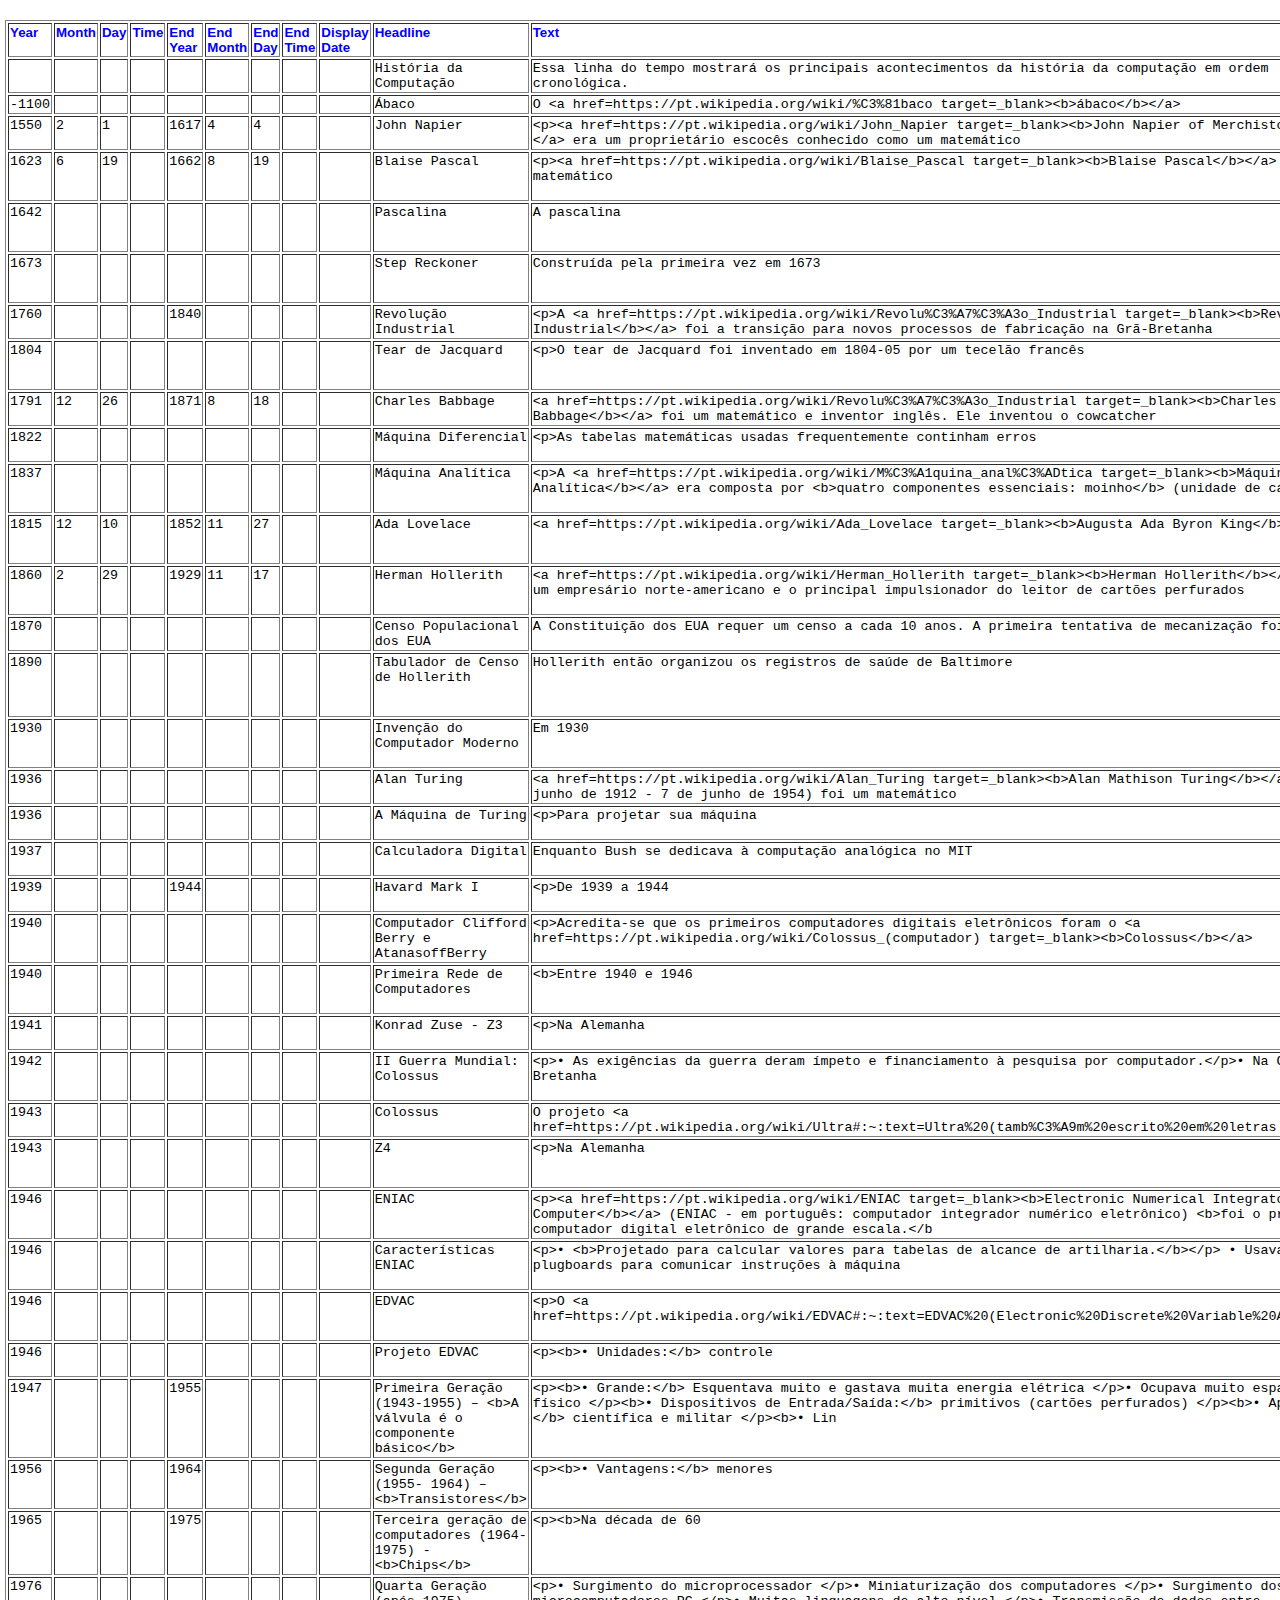
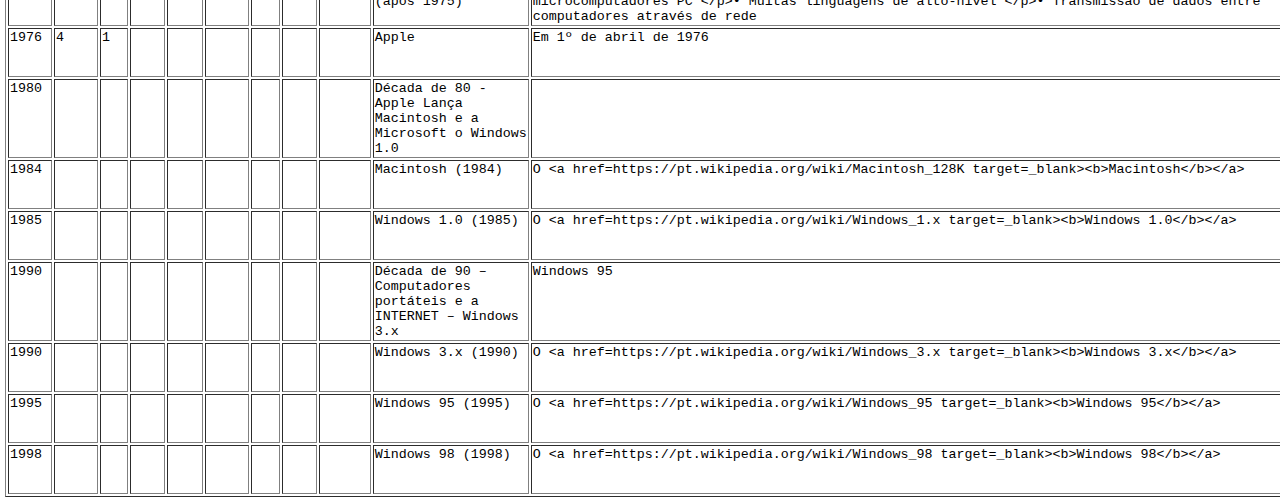
<file: historiacc.html>
<!DOCTYPE HTML PUBLIC "-//W3C//DTD HTML 4.01 Transitional//EN">
<html><head><title></title>
<meta http-equiv="Content-Style-Type" content="text/css">
<style type="text/css"><!--
body {
  margin: 5px 5px 5px 5px;
  background-color: #ffffff;
}
/* ========== Text Styles ========== */
hr { color: #000000}
body, table /* Normal text */
{
 font-size: 10pt;
 font-family: 'Courier New';
 font-style: normal;
 font-weight: normal;
 color: #000000;
 text-decoration: none;
}
span.rvts1 /* Heading */
{
 font-family: 'Arial';
 font-weight: bold;
 color: #0000ff;
}
span.rvts2 /* Subheading */
{
 font-family: 'Arial';
 font-weight: bold;
 color: #000080;
}
span.rvts3 /* Keywords */
{
 font-family: 'Arial';
 font-style: italic;
 color: #800000;
}
a.rvts4, span.rvts4 /* Jump 1 */
{
 color: #008000;
 text-decoration: underline;
}
a.rvts5, span.rvts5 /* Jump 2 */
{
 font-family: 'Arial';
 color: #008000;
 text-decoration: underline;
}
/* ========== Para Styles ========== */
p,ul,ol /* Paragraph Style */
{
 text-align: left;
 text-indent: 0px;
 padding: 0px 0px 0px 0px;
 margin: 0px 0px 0px 0px;
}
.rvps1 /* Centered */
{
 text-align: center;
}
--></style>
</head>
<body>

<p><br></p>
<div><table width="100%" border=1 cellpadding=1 cellspacing=2 style="background-color: #ffffff;">
<tr valign=top>
<td style="border-style: inset;">
<p><span class=rvts1>Year</span></p>
</td>
<td style="border-style: inset;">
<p><span class=rvts1>Month</span></p>
</td>
<td style="border-style: inset;">
<p><span class=rvts1>Day</span></p>
</td>
<td style="border-style: inset;">
<p><span class=rvts1>Time</span></p>
</td>
<td style="border-style: inset;">
<p><span class=rvts1>End Year</span></p>
</td>
<td style="border-style: inset;">
<p><span class=rvts1>End Month</span></p>
</td>
<td style="border-style: inset;">
<p><span class=rvts1>End Day</span></p>
</td>
<td style="border-style: inset;">
<p><span class=rvts1>End Time</span></p>
</td>
<td style="border-style: inset;">
<p><span class=rvts1>Display Date</span></p>
</td>
<td style="border-style: inset;">
<p><span class=rvts1>Headline</span></p>
</td>
<td style="border-style: inset;">
<p><span class=rvts1>Text</span></p>
</td>
<td style="border-style: inset;">
<p><span class=rvts1>Media</span></p>
</td>
<td style="border-style: inset;">
<p><span class=rvts1>Media Credit</span></p>
</td>
<td style="border-style: inset;">
<p><span class=rvts1>Media Caption</span></p>
</td>
<td style="border-style: inset;">
<p><span class=rvts1>Media Thumbnail</span></p>
</td>
<td style="border-style: inset;">
<p><span class=rvts1>Type</span></p>
</td>
<td style="border-style: inset;">
<p><span class=rvts1>Group</span></p>
</td>
<td style="border-style: inset;">
<p><span class=rvts1>Background</span></p>
</td>
</tr>
<tr valign=top>
<td style="border-style: inset;"><br>
</td>
<td style="border-style: inset;"><br>
</td>
<td style="border-style: inset;"><br>
</td>
<td style="border-style: inset;"><br>
</td>
<td style="border-style: inset;"><br>
</td>
<td style="border-style: inset;"><br>
</td>
<td style="border-style: inset;"><br>
</td>
<td style="border-style: inset;"><br>
</td>
<td style="border-style: inset;"><br>
</td>
<td style="border-style: inset;">
<p>História da Computação</p>
</td>
<td style="border-style: inset;">
<p>Essa linha do tempo mostrará os principais acontecimentos da história da computação em ordem cronológica.</p>
</td>
<td style="border-style: inset;"><br>
</td>
<td style="border-style: inset;"><br>
</td>
<td style="border-style: inset;"><br>
</td>
<td style="border-style: inset;"><br>
</td>
<td style="border-style: inset;">
<p>title</p>
</td>
<td style="border-style: inset;"><br>
</td>
<td style="border-style: inset;">
<p><a class=rvts4 href="https://gpjinformatica.files.wordpress.com/2018/05/img_817x4602016_02_12_12_06_55_276211.jpeg" title="Click here!">https://gpjinformatica.files.wordpress.com/2018/05/img_817x4602016_02_12_12_06_55_276211.jpeg</a></p>
</td>
</tr>
<tr valign=top>
<td style="border-style: inset;">
<p>-1100</p>
</td>
<td style="border-style: inset;"><br>
</td>
<td style="border-style: inset;"><br>
</td>
<td style="border-style: inset;"><br>
</td>
<td style="border-style: inset;"><br>
</td>
<td style="border-style: inset;"><br>
</td>
<td style="border-style: inset;"><br>
</td>
<td style="border-style: inset;"><br>
</td>
<td style="border-style: inset;"><br>
</td>
<td style="border-style: inset;">
<p>Ábaco</p>
</td>
<td style="border-style: inset;">
<p>O &lt;a href=https://pt.wikipedia.org/wiki/%C3%81baco target=_blank&gt;&lt;b&gt;ábaco&lt;/b&gt;&lt;/a&gt;</p>
</td>
<td style="border-style: inset;">
<p>é um antigo instrumento de cálculo</p>
</td>
<td style="border-style: inset;">
<p>popularmente em sistema decimal</p>
</td>
<td style="border-style: inset;">
<p>que remonta pelo menos a 1100 a.C. e ainda está em uso hoje</p>
</td>
<td style="border-style: inset;">
<p>principalmente na Ásia. Juntamente com a invenção do zero na Índia</p>
</td>
<td style="border-style: inset;">
<p>pode ter inspirado a invenção do sistema de numeração hindu-árabe.</p>
</td>
<td style="border-style: inset;">
<p><a class=rvts4 href="https://upload.wikimedia.org/wikipedia/commons/1/13/Kulram.jpg" title="Click here!">https://upload.wikimedia.org/wikipedia/commons/1/13/Kulram.jpg</a></p>
</td>
<td style="border-style: inset;"><br>
</td>
</tr>
<tr valign=top>
<td style="border-style: inset;">
<p>1550</p>
</td>
<td style="border-style: inset;">
<p>2</p>
</td>
<td style="border-style: inset;">
<p>1</p>
</td>
<td style="border-style: inset;"><br>
</td>
<td style="border-style: inset;">
<p>1617</p>
</td>
<td style="border-style: inset;">
<p>4</p>
</td>
<td style="border-style: inset;">
<p>4</p>
</td>
<td style="border-style: inset;"><br>
</td>
<td style="border-style: inset;"><br>
</td>
<td style="border-style: inset;">
<p>John Napier</p>
</td>
<td style="border-style: inset;">
<p>&lt;p&gt;&lt;a href=https://pt.wikipedia.org/wiki/John_Napier target=_blank&gt;&lt;b&gt;John Napier of Merchiston&lt;/b&gt;&lt;/a&gt; era um proprietário escocês conhecido como um matemático</p>
</td>
<td style="border-style: inset;">
<p>físico</p>
</td>
<td style="border-style: inset;">
<p>e astrônomo</p>
</td>
<td style="border-style: inset;">
<p>é mais conhecido como o descobridor de logaritmos. &lt;/p&gt;Ele também inventou os chamados ossos de Napier e tornou comum o uso do ponto decimal na aritmética e na matemática.</p>
</td>
<td style="border-style: inset;">
<p><a class=rvts4 href="https://upload.wikimedia.org/wikipedia/commons/e/e3/John_Napier.jpg" title="Click here!">https://upload.wikimedia.org/wikipedia/commons/e/e3/John_Napier.jpg</a></p>
</td>
<td style="border-style: inset;"><br>
</td>
<td style="border-style: inset;"><br>
</td>
<td style="border-style: inset;"><br>
</td>
</tr>
<tr valign=top>
<td style="border-style: inset;">
<p>1623</p>
</td>
<td style="border-style: inset;">
<p>6</p>
</td>
<td style="border-style: inset;">
<p>19</p>
</td>
<td style="border-style: inset;"><br>
</td>
<td style="border-style: inset;">
<p>1662</p>
</td>
<td style="border-style: inset;">
<p>8</p>
</td>
<td style="border-style: inset;">
<p>19</p>
</td>
<td style="border-style: inset;"><br>
</td>
<td style="border-style: inset;"><br>
</td>
<td style="border-style: inset;">
<p>Blaise Pascal</p>
</td>
<td style="border-style: inset;">
<p>&lt;p&gt;&lt;a href=https://pt.wikipedia.org/wiki/Blaise_Pascal target=_blank&gt;&lt;b&gt;Blaise Pascal&lt;/b&gt;&lt;/a&gt; foi um matemático</p>
</td>
<td style="border-style: inset;">
<p>escritor</p>
</td>
<td style="border-style: inset;">
<p>físico</p>
</td>
<td style="border-style: inset;">
<p>inventor</p>
</td>
<td style="border-style: inset;">
<p>filósofo e teólogo francês. Inventou a primeira calculadora mecânica</p>
</td>
<td style="border-style: inset;">
<p>para ajudar seu pai contador de impostos. &lt;/p&gt;A máquina ficou conhecida como &lt;a href=https://pt.wikipedia.org/wiki/Pascalina target=_blank&gt;&lt;b&gt;Máquina Aritmética de Pascal (Pascaline)&lt;/b&gt;&lt;/a&gt; e foi construída entre 1642-1644.</p>
</td>
<td style="border-style: inset;">
<p><a class=rvts4 href="https://upload.wikimedia.org/wikipedia/commons/thumb/9/98/Blaise_Pascal_Versailles.JPG/800px-Blaise_Pascal_Versailles.JPG" title="Click here!">https://upload.wikimedia.org/wikipedia/commons/thumb/9/98/Blaise_Pascal_Versailles.JPG/800px-Blaise_Pascal_Versailles.JPG</a></p>
</td>
<td style="border-style: inset;"><br>
</td>
</tr>
<tr valign=top>
<td style="border-style: inset;">
<p>1642</p>
</td>
<td style="border-style: inset;"><br>
</td>
<td style="border-style: inset;"><br>
</td>
<td style="border-style: inset;"><br>
</td>
<td style="border-style: inset;"><br>
</td>
<td style="border-style: inset;"><br>
</td>
<td style="border-style: inset;"><br>
</td>
<td style="border-style: inset;"><br>
</td>
<td style="border-style: inset;"><br>
</td>
<td style="border-style: inset;">
<p>Pascalina</p>
</td>
<td style="border-style: inset;">
<p>A pascalina</p>
</td>
<td style="border-style: inset;">
<p>também conhecida como máquina de Pascal</p>
</td>
<td style="border-style: inset;">
<p>calculadora de Pascal e máquina aritmética</p>
</td>
<td style="border-style: inset;">
<p>é uma calculadora mecânica inventada por Blaise Pascal em 1642. Ele projetou a máquina para adicionar e subtrair dois números diretamente e realizar multiplicações e divisões através de repetidas adições ou subtrações.</p>
</td>
<td style="border-style: inset;">
<p><a class=rvts4 href="https://upload.wikimedia.org/wikipedia/commons/8/80/Arts_et_Metiers_Pascaline_dsc03869.jpg" title="Click here!">https://upload.wikimedia.org/wikipedia/commons/8/80/Arts_et_Metiers_Pascaline_dsc03869.jpg</a></p>
</td>
<td style="border-style: inset;"><br>
</td>
<td style="border-style: inset;"><br>
</td>
<td style="border-style: inset;"><br>
</td>
</tr>
<tr valign=top>
<td style="border-style: inset;">
<p>1673</p>
</td>
<td style="border-style: inset;"><br>
</td>
<td style="border-style: inset;"><br>
</td>
<td style="border-style: inset;"><br>
</td>
<td style="border-style: inset;"><br>
</td>
<td style="border-style: inset;"><br>
</td>
<td style="border-style: inset;"><br>
</td>
<td style="border-style: inset;"><br>
</td>
<td style="border-style: inset;"><br>
</td>
<td style="border-style: inset;">
<p>Step Reckoner</p>
</td>
<td style="border-style: inset;">
<p>Construída pela primeira vez em 1673</p>
</td>
<td style="border-style: inset;">
<p>o matemático e filósofo alemão Gottfried Wilhelm von Leibniz projetou uma máquina de calcular chamada &lt;a href=https://en.wikipedia.org/wiki/Stepped_reckoner target=_blank&gt;&lt;b&gt;Step Reckoner&lt;/b&gt;&lt;/a&gt;. O Step Reckoner expandiu as ideias de Pascal e fez a m</p>
</td>
<td style="border-style: inset;">
<p>mas sua máquina não o utilizou.</p>
</td>
<td style="border-style: inset;">
<p><a class=rvts4 href="https://upload.wikimedia.org/wikipedia/commons/thumb/9/92/Leibnitzrechenmaschine.jpg/1280px-Leibnitzrechenmaschine.jpg" title="Click here!">https://upload.wikimedia.org/wikipedia/commons/thumb/9/92/Leibnitzrechenmaschine.jpg/1280px-Leibnitzrechenmaschine.jpg</a></p>
</td>
<td style="border-style: inset;"><br>
</td>
<td style="border-style: inset;"><br>
</td>
<td style="border-style: inset;"><br>
</td>
<td style="border-style: inset;"><br>
</td>
</tr>
<tr valign=top>
<td style="border-style: inset;">
<p>1760</p>
</td>
<td style="border-style: inset;"><br>
</td>
<td style="border-style: inset;"><br>
</td>
<td style="border-style: inset;"><br>
</td>
<td style="border-style: inset;">
<p>1840</p>
</td>
<td style="border-style: inset;"><br>
</td>
<td style="border-style: inset;"><br>
</td>
<td style="border-style: inset;"><br>
</td>
<td style="border-style: inset;"><br>
</td>
<td style="border-style: inset;">
<p>Revolução Industrial</p>
</td>
<td style="border-style: inset;">
<p>&lt;p&gt;A &lt;a href=https://pt.wikipedia.org/wiki/Revolu%C3%A7%C3%A3o_Industrial target=_blank&gt;&lt;b&gt;Revolução Industrial&lt;/b&gt;&lt;/a&gt; foi a transição para novos processos de fabricação na Grã-Bretanha</p>
</td>
<td style="border-style: inset;">
<p>Europa continental e Estados Unidos</p>
</td>
<td style="border-style: inset;">
<p>no período de cerca de 1760 a algum momento entre 1820 e 1840. &lt;/p&gt;Essa transição incluiu a passagem de métodos de produção manual para máquinas</p>
</td>
<td style="border-style: inset;">
<p>novos processos de fabricação de produtos químicos e produção de ferro</p>
</td>
<td style="border-style: inset;">
<p>o uso crescente de energia a vapor e hidráulica</p>
</td>
<td style="border-style: inset;">
<p>o desenvolvimento de máquinas-ferramentas e a ascensão do sistema fabril mecanizado.</p>
</td>
<td style="border-style: inset;"><br>
</td>
<td style="border-style: inset;"><br>
</td>
</tr>
<tr valign=top>
<td style="border-style: inset;">
<p>1804</p>
</td>
<td style="border-style: inset;"><br>
</td>
<td style="border-style: inset;"><br>
</td>
<td style="border-style: inset;"><br>
</td>
<td style="border-style: inset;"><br>
</td>
<td style="border-style: inset;"><br>
</td>
<td style="border-style: inset;"><br>
</td>
<td style="border-style: inset;"><br>
</td>
<td style="border-style: inset;"><br>
</td>
<td style="border-style: inset;">
<p>Tear de Jacquard</p>
</td>
<td style="border-style: inset;">
<p>&lt;p&gt;O tear de Jacquard foi inventado em 1804-05 por um tecelão francês</p>
</td>
<td style="border-style: inset;">
<p>&lt;a href=https://pt.wikipedia.org/wiki/Joseph-Marie_Jacquard target=_blank&gt;&lt;b&gt;Joseph-Marie Jacquard&lt;/b&gt;&lt;/a&gt;. O tear de Jacquard foi uma maravilha da Revolução Industrial. Um tear de tecelagem têxtil foi o primeiro dispositivo prático de processamento d</p>
</td>
<td style="border-style: inset;">
<p>um operador pode controlar o movimento das hastes e</p>
</td>
<td style="border-style: inset;">
<p>assim</p>
</td>
<td style="border-style: inset;">
<p>alterar o padrão da trama.</p>
</td>
<td style="border-style: inset;">
<p><a class=rvts4 href="https://www.youtube.com/watch?v=okr_hJOkxcM" title="Click here!">https://www.youtube.com/watch?v=okr_hJOkxcM</a></p>
</td>
<td style="border-style: inset;"><br>
</td>
<td style="border-style: inset;"><br>
</td>
</tr>
<tr valign=top>
<td style="border-style: inset;">
<p>1791</p>
</td>
<td style="border-style: inset;">
<p>12</p>
</td>
<td style="border-style: inset;">
<p>26</p>
</td>
<td style="border-style: inset;"><br>
</td>
<td style="border-style: inset;">
<p>1871</p>
</td>
<td style="border-style: inset;">
<p>8</p>
</td>
<td style="border-style: inset;">
<p>18</p>
</td>
<td style="border-style: inset;"><br>
</td>
<td style="border-style: inset;"><br>
</td>
<td style="border-style: inset;">
<p>Charles Babbage</p>
</td>
<td style="border-style: inset;">
<p>&lt;a href=https://pt.wikipedia.org/wiki/Revolu%C3%A7%C3%A3o_Industrial target=_blank&gt;&lt;b&gt;Charles Babbage&lt;/b&gt;&lt;/a&gt; foi um matemático e inventor inglês. Ele inventou o cowcatcher</p>
</td>
<td style="border-style: inset;">
<p>reformou o sistema postal britânico e foi um pioneiro nas áreas de pesquisa operacional e ciência atuarial.</p>
</td>
<td style="border-style: inset;">
<p><a class=rvts4 href="https://upload.wikimedia.org/wikipedia/commons/thumb/6/6b/Charles_Babbage_-_1860.jpg/800px-Charles_Babbage_-_1860.jpg" title="Click here!">https://upload.wikimedia.org/wikipedia/commons/thumb/6/6b/Charles_Babbage_-_1860.jpg/800px-Charles_Babbage_-_1860.jpg</a></p>
</td>
<td style="border-style: inset;"><br>
</td>
<td style="border-style: inset;"><br>
</td>
<td style="border-style: inset;"><br>
</td>
<td style="border-style: inset;"><br>
</td>
<td style="border-style: inset;"><br>
</td>
</tr>
<tr valign=top>
<td style="border-style: inset;">
<p>1822</p>
</td>
<td style="border-style: inset;"><br>
</td>
<td style="border-style: inset;"><br>
</td>
<td style="border-style: inset;"><br>
</td>
<td style="border-style: inset;"><br>
</td>
<td style="border-style: inset;"><br>
</td>
<td style="border-style: inset;"><br>
</td>
<td style="border-style: inset;"><br>
</td>
<td style="border-style: inset;"><br>
</td>
<td style="border-style: inset;">
<p>Máquina Diferencial</p>
</td>
<td style="border-style: inset;">
<p>&lt;p&gt;As tabelas matemáticas usadas frequentemente continham erros</p>
</td>
<td style="border-style: inset;">
<p>com consequências críticas para marinheiros. Babbage propôs automatizar a produção dessas tabelas para garantir precisão. Após obter apoio da sociedade</p>
</td>
<td style="border-style: inset;">
<p>buscou financiamento do governo britânico</p>
</td>
<td style="border-style: inset;">
<p>apresentando a &lt;a href=https://pt.wikipedia.org/wiki/M%C3%A1quina_diferencial target=_blank&gt;&lt;b&gt;Máquina Diferencial&lt;/b&gt;&lt;/a&gt; em 1822. A Máquina de Diferenças tinha armazenamento - isto é</p>
</td>
<td style="border-style: inset;">
<p>um local onde os dados podiam ser mantidos temporariamente para processamento posterior.&lt;/p&gt; No entanto</p>
</td>
<td style="border-style: inset;">
<p>a Máquina de Diferenças realizou apenas uma operação</p>
</td>
<td style="border-style: inset;">
<p>resolver equações polinômicas através de diferenças entre números</p>
</td>
<td style="border-style: inset;">
<p>e assim</p>
</td>
</tr>
<tr valign=top>
<td style="border-style: inset;">
<p>1837</p>
</td>
<td style="border-style: inset;"><br>
</td>
<td style="border-style: inset;"><br>
</td>
<td style="border-style: inset;"><br>
</td>
<td style="border-style: inset;"><br>
</td>
<td style="border-style: inset;"><br>
</td>
<td style="border-style: inset;"><br>
</td>
<td style="border-style: inset;"><br>
</td>
<td style="border-style: inset;"><br>
</td>
<td style="border-style: inset;">
<p>Máquina Analítica</p>
</td>
<td style="border-style: inset;">
<p>&lt;p&gt;A &lt;a href=https://pt.wikipedia.org/wiki/M%C3%A1quina_anal%C3%ADtica target=_blank&gt;&lt;b&gt;Máquina Analítica&lt;/b&gt;&lt;/a&gt; era composta por &lt;b&gt;quatro componentes essenciais: moinho&lt;/b&gt; (unidade de cálculo</p>
</td>
<td style="border-style: inset;">
<p>equivalente à CPU)</p>
</td>
<td style="border-style: inset;">
<p>&lt;b&gt;armazém&lt;/b&gt; (local de armazenamento de dados</p>
</td>
<td style="border-style: inset;">
<p>análogo à memória nos computadores modernos)</p>
</td>
<td style="border-style: inset;">
<p>&lt;b&gt;leitor e impressora&lt;/b&gt; (dispositivos de entrada e saída). Esses elementos são fundamentais em todos os computadores atuais.&lt;/p&gt; Os dados (números) eram inseridos em cartões perfurados</p>
</td>
<td style="border-style: inset;">
<p>utilizando a tecnologia do Tear de Jacquard para leitura. As instruções também eram registradas em cartões</p>
</td>
<td style="border-style: inset;">
<p>inspiradas na tecnologia de Jacquard. A inclusão de cartões de instrução tornava a máquina programável e mais flexível do que qualquer máquina existente na época. &lt;b&gt;Embora não concluída</p>
</td>
<td style="border-style: inset;">
<p>a Máquina Analítica foi pioneira ao merecer o título de primeiro computador.&lt;/b&gt;</p>
</td>
</tr>
<tr valign=top>
<td style="border-style: inset;">
<p>1815</p>
</td>
<td style="border-style: inset;">
<p>12</p>
</td>
<td style="border-style: inset;">
<p>10</p>
</td>
<td style="border-style: inset;"><br>
</td>
<td style="border-style: inset;">
<p>1852</p>
</td>
<td style="border-style: inset;">
<p>11</p>
</td>
<td style="border-style: inset;">
<p>27</p>
</td>
<td style="border-style: inset;"><br>
</td>
<td style="border-style: inset;"><br>
</td>
<td style="border-style: inset;">
<p>Ada Lovelace</p>
</td>
<td style="border-style: inset;">
<p>&lt;a href=https://pt.wikipedia.org/wiki/Ada_Lovelace target=_blank&gt;&lt;b&gt;Augusta Ada Byron King&lt;/b&gt;&lt;/a&gt;</p>
</td>
<td style="border-style: inset;">
<p>Condessa de Lovelace</p>
</td>
<td style="border-style: inset;">
<p>atualmente conhecida como Ada Lovelace</p>
</td>
<td style="border-style: inset;">
<p>foi uma matemática e escritora inglesa. Ela se tornou a única especialista do mundo no processo de sequenciamento de instruções nos cartões perfurados que a Máquina Analítica usava</p>
</td>
<td style="border-style: inset;">
<p>ou seja</p>
</td>
<td style="border-style: inset;">
<p>ela se tornou a primeira programadora de computador de mundo.</p>
</td>
<td style="border-style: inset;">
<p><a class=rvts4 href="https://upload.wikimedia.org/wikipedia/commons/0/0f/Ada_lovelace.jpg" title="Click here!">https://upload.wikimedia.org/wikipedia/commons/0/0f/Ada_lovelace.jpg</a></p>
</td>
<td style="border-style: inset;"><br>
</td>
</tr>
<tr valign=top>
<td style="border-style: inset;">
<p>1860</p>
</td>
<td style="border-style: inset;">
<p>2</p>
</td>
<td style="border-style: inset;">
<p>29</p>
</td>
<td style="border-style: inset;"><br>
</td>
<td style="border-style: inset;">
<p>1929</p>
</td>
<td style="border-style: inset;">
<p>11</p>
</td>
<td style="border-style: inset;">
<p>17</p>
</td>
<td style="border-style: inset;"><br>
</td>
<td style="border-style: inset;"><br>
</td>
<td style="border-style: inset;">
<p>Herman Hollerith</p>
</td>
<td style="border-style: inset;">
<p>&lt;a href=https://pt.wikipedia.org/wiki/Herman_Hollerith target=_blank&gt;&lt;b&gt;Herman Hollerith&lt;/b&gt;&lt;/a&gt; foi um empresário norte-americano e o principal impulsionador do leitor de cartões perfurados</p>
</td>
<td style="border-style: inset;">
<p>principal forma de entrada de informação nos computadores da época. Foi também um dos fundadores da &lt;a href=https://pt.wikipedia.org/wiki/IBM target=_blank&gt;&lt;b&gt;IBM (International Business Machine Corporation)&lt;/b&gt;&lt;/a&gt;</p>
</td>
<td style="border-style: inset;">
<p>precursor do processamento de dados</p>
</td>
<td style="border-style: inset;">
<p>e construiu o primeiro computador mecânico.</p>
</td>
<td style="border-style: inset;">
<p><a class=rvts4 href="https://upload.wikimedia.org/wikipedia/commons/thumb/4/42/Hollerith.jpg/800px-Hollerith.jpg" title="Click here!">https://upload.wikimedia.org/wikipedia/commons/thumb/4/42/Hollerith.jpg/800px-Hollerith.jpg</a></p>
</td>
<td style="border-style: inset;"><br>
</td>
<td style="border-style: inset;"><br>
</td>
<td style="border-style: inset;"><br>
</td>
</tr>
<tr valign=top>
<td style="border-style: inset;">
<p>1870</p>
</td>
<td style="border-style: inset;"><br>
</td>
<td style="border-style: inset;"><br>
</td>
<td style="border-style: inset;"><br>
</td>
<td style="border-style: inset;"><br>
</td>
<td style="border-style: inset;"><br>
</td>
<td style="border-style: inset;"><br>
</td>
<td style="border-style: inset;"><br>
</td>
<td style="border-style: inset;"><br>
</td>
<td style="border-style: inset;">
<p>Censo Populacional dos EUA</p>
</td>
<td style="border-style: inset;">
<p>A Constituição dos EUA requer um censo a cada 10 anos. A primeira tentativa de mecanização foi em 1870</p>
</td>
<td style="border-style: inset;">
<p>usando fita de papel. Herman Hollerith</p>
</td>
<td style="border-style: inset;">
<p>formado em 1879</p>
</td>
<td style="border-style: inset;">
<p>percebeu a necessidade de automatizar a tabulação enquanto trabalhava no censo de 1880</p>
</td>
<td style="border-style: inset;">
<p>após ser contratado por um ex-professor para trabalhar na Census Office. Nos 10 anos seguintes</p>
</td>
<td style="border-style: inset;">
<p>Hollerith refinou suas ideias</p>
</td>
<td style="border-style: inset;">
<p>obtendo sua primeira patente</p>
</td>
<td style="border-style: inset;">
<p>em 1884</p>
</td>
</tr>
<tr valign=top>
<td style="border-style: inset;">
<p>1890</p>
</td>
<td style="border-style: inset;"><br>
</td>
<td style="border-style: inset;"><br>
</td>
<td style="border-style: inset;"><br>
</td>
<td style="border-style: inset;"><br>
</td>
<td style="border-style: inset;"><br>
</td>
<td style="border-style: inset;"><br>
</td>
<td style="border-style: inset;"><br>
</td>
<td style="border-style: inset;"><br>
</td>
<td style="border-style: inset;">
<p>Tabulador de Censo de Hollerith</p>
</td>
<td style="border-style: inset;">
<p>Hollerith então organizou os registros de saúde de Baltimore</p>
</td>
<td style="border-style: inset;">
<p>Maryland</p>
</td>
<td style="border-style: inset;">
<p>da cidade de Nova York e do estado de Nova Jersey - tudo em preparação para ganhar o contrato para tabular o Censo dos EUA de 1890. O sucesso do censo dos EUA abriu os governos europeus para as máquinas de Hollerith. Um contrato com o governo russo</p>
</td>
<td style="border-style: inset;">
<p>assinado em 15 de dezembro de 1896</p>
</td>
<td style="border-style: inset;">
<p>pode tê-lo induzido a fundar a Tabating Machine Company em 5 de dezembro de 1896.</p>
</td>
<td style="border-style: inset;">
<p><a class=rvts4 href="https://upload.wikimedia.org/wikipedia/commons/thumb/4/4e/HollerithMachine.CHM.jpg/1280px-HollerithMachine.CHM.jpg" title="Click here!">https://upload.wikimedia.org/wikipedia/commons/thumb/4/4e/HollerithMachine.CHM.jpg/1280px-HollerithMachine.CHM.jpg</a></p>
</td>
<td style="border-style: inset;"><br>
</td>
<td style="border-style: inset;"><br>
</td>
</tr>
<tr valign=top>
<td style="border-style: inset;">
<p>1930</p>
</td>
<td style="border-style: inset;"><br>
</td>
<td style="border-style: inset;"><br>
</td>
<td style="border-style: inset;"><br>
</td>
<td style="border-style: inset;"><br>
</td>
<td style="border-style: inset;"><br>
</td>
<td style="border-style: inset;"><br>
</td>
<td style="border-style: inset;"><br>
</td>
<td style="border-style: inset;"><br>
</td>
<td style="border-style: inset;">
<p>Invenção do Computador Moderno</p>
</td>
<td style="border-style: inset;">
<p>Em 1930</p>
</td>
<td style="border-style: inset;">
<p>um engenheiro chamado &lt;a href=https://pt.wikipedia.org/wiki/Vannevar_Bush target=_blank&gt;&lt;b&gt;Vannevar Bush&lt;/b&gt;&lt;/a&gt;</p>
</td>
<td style="border-style: inset;">
<p>do MIT</p>
</td>
<td style="border-style: inset;">
<p>desenvolveu o primeiro computador analógico moderno. O &lt;b&gt;Analisador Diferencial&lt;/b&gt; era uma calculadora analógica que podia ser usada para resolver certas classes de equações diferenciais. O Analisador Diferencial provou ser muito útil</p>
</td>
<td style="border-style: inset;">
<p>e vários deles foram construídos e usados em várias universidades. O dispositivo limitava-se a resolver esse tipo de problema e</p>
</td>
<td style="border-style: inset;">
<p>como é o caso de todos os dispositivos analógicos</p>
</td>
<td style="border-style: inset;">
<p>produzia soluções aproximadas</p>
</td>
<td style="border-style: inset;">
<p>embora práticas</p>
</td>
</tr>
<tr valign=top>
<td style="border-style: inset;">
<p>1936</p>
</td>
<td style="border-style: inset;"><br>
</td>
<td style="border-style: inset;"><br>
</td>
<td style="border-style: inset;"><br>
</td>
<td style="border-style: inset;"><br>
</td>
<td style="border-style: inset;"><br>
</td>
<td style="border-style: inset;"><br>
</td>
<td style="border-style: inset;"><br>
</td>
<td style="border-style: inset;"><br>
</td>
<td style="border-style: inset;">
<p>Alan Turing</p>
</td>
<td style="border-style: inset;">
<p>&lt;a href=https://pt.wikipedia.org/wiki/Alan_Turing target=_blank&gt;&lt;b&gt;Alan Mathison Turing&lt;/b&gt;&lt;/a&gt; (23 de junho de 1912 - 7 de junho de 1954) foi um matemático</p>
</td>
<td style="border-style: inset;">
<p>cientista da computação</p>
</td>
<td style="border-style: inset;">
<p>lógico</p>
</td>
<td style="border-style: inset;">
<p>criptoanalista</p>
</td>
<td style="border-style: inset;">
<p>filósofo e biólogo teórico britânico. Quando era estudante de Matemática na Universidade de Cambridge</p>
</td>
<td style="border-style: inset;">
<p>inspirou-se no matemático alemão David Hilbert</p>
</td>
<td style="border-style: inset;">
<p>que procurava demonstrar que &lt;b&gt;qualquer problema matemático pode potencialmente ser resolvido por um algoritmo – isto é</p>
</td>
<td style="border-style: inset;">
<p>por um processo puramente mecânico.&lt;/b&gt; Turing interpretou isso como uma máquina de computação e decidiu projetar uma capaz de resolver todos os problemas matemáticos.</p>
</td>
</tr>
<tr valign=top>
<td style="border-style: inset;">
<p>1936</p>
</td>
<td style="border-style: inset;"><br>
</td>
<td style="border-style: inset;"><br>
</td>
<td style="border-style: inset;"><br>
</td>
<td style="border-style: inset;"><br>
</td>
<td style="border-style: inset;"><br>
</td>
<td style="border-style: inset;"><br>
</td>
<td style="border-style: inset;"><br>
</td>
<td style="border-style: inset;"><br>
</td>
<td style="border-style: inset;">
<p>A Máquina de Turing</p>
</td>
<td style="border-style: inset;">
<p>&lt;p&gt;Para projetar sua máquina</p>
</td>
<td style="border-style: inset;">
<p>Turing precisava de uma definição inequívoca da essência de um computador. &lt;b&gt;Ele elaborou os conceitos básicos de uma máquina de computação universal</p>
</td>
<td style="border-style: inset;">
<p>capaz de realizar qualquer tarefa que um dispositivo de computação de propósito especial pudesse fazer</p>
</td>
<td style="border-style: inset;">
<p>não se limitando apenas à aritmética</p>
</td>
<td style="border-style: inset;">
<p>mas também podendo lidar com valores lógicos</p>
</td>
<td style="border-style: inset;">
<p>letras e até estados mentais abstratos.&lt;/b&gt; &lt;/p&gt;Seu trabalho teórico implicava a possibilidade de construir tal máquina. Isso representou um desafio</p>
</td>
<td style="border-style: inset;">
<p>já que caracterizou tão bem a essência abstrata de qualquer dispositivo de computação. A inspiração de Turing levou à concepção de uma máquina de computação universal</p>
</td>
<td style="border-style: inset;">
<p>algo que a maioria do mundo ainda não havia sequer imaginado.</p>
</td>
</tr>
<tr valign=top>
<td style="border-style: inset;">
<p>1937</p>
</td>
<td style="border-style: inset;"><br>
</td>
<td style="border-style: inset;"><br>
</td>
<td style="border-style: inset;"><br>
</td>
<td style="border-style: inset;"><br>
</td>
<td style="border-style: inset;"><br>
</td>
<td style="border-style: inset;"><br>
</td>
<td style="border-style: inset;"><br>
</td>
<td style="border-style: inset;"><br>
</td>
<td style="border-style: inset;">
<p>Calculadora Digital</p>
</td>
<td style="border-style: inset;">
<p>Enquanto Bush se dedicava à computação analógica no MIT</p>
</td>
<td style="border-style: inset;">
<p>&lt;a href=https://pt.wikipedia.org/wiki/Howard_Aiken target=_blank&gt;&lt;b&gt;Howard Aiken&lt;/b&gt;&lt;/a&gt;</p>
</td>
<td style="border-style: inset;">
<p>professor de Harvard</p>
</td>
<td style="border-style: inset;">
<p>focava em dispositivos digitais para cálculos</p>
</td>
<td style="border-style: inset;">
<p>inspirado na Máquina Analítica de Babbage. &lt;b&gt;A partir de 1937</p>
</td>
<td style="border-style: inset;">
<p>Aiken desenvolveu uma série de 4 máquinas de calcular com crescente sofisticação</p>
</td>
<td style="border-style: inset;">
<p>explorando avanços tecnológicos desde a mecânica Mark I até a eletrônica Mark IV&lt;/b&gt;</p>
</td>
<td style="border-style: inset;">
<p>meticulosamente considerando os progressos desde a era de Babbage. Circuitos de relés e tubos de vácuo foram usados nas primeiras máquinas experimentais</p>
</td>
</tr>
<tr valign=top>
<td style="border-style: inset;">
<p>1939</p>
</td>
<td style="border-style: inset;"><br>
</td>
<td style="border-style: inset;"><br>
</td>
<td style="border-style: inset;"><br>
</td>
<td style="border-style: inset;">
<p>1944</p>
</td>
<td style="border-style: inset;"><br>
</td>
<td style="border-style: inset;"><br>
</td>
<td style="border-style: inset;"><br>
</td>
<td style="border-style: inset;"><br>
</td>
<td style="border-style: inset;">
<p>Havard Mark I</p>
</td>
<td style="border-style: inset;">
<p>&lt;p&gt;De 1939 a 1944</p>
</td>
<td style="border-style: inset;">
<p>Aiken</p>
</td>
<td style="border-style: inset;">
<p>em colaboração com a IBM</p>
</td>
<td style="border-style: inset;">
<p>desenvolveu seu primeiro computador totalmente funcional</p>
</td>
<td style="border-style: inset;">
<p>conhecido como &lt;a href=https://pt.wikipedia.org/wiki/Harvard_Mark_I target=_blank&gt;&lt;b&gt;Harvard Mark I&lt;/b&gt;&lt;/a&gt;. A máquina</p>
</td>
<td style="border-style: inset;">
<p>como a de Babbage</p>
</td>
<td style="border-style: inset;">
<p>era enorme: mais de 15 metros de comprimento</p>
</td>
<td style="border-style: inset;">
<p>pesando cinco toneladas e consistindo de cerca de 750.000 peças separadas</p>
</td>
</tr>
<tr valign=top>
<td style="border-style: inset;">
<p>1940</p>
</td>
<td style="border-style: inset;"><br>
</td>
<td style="border-style: inset;"><br>
</td>
<td style="border-style: inset;"><br>
</td>
<td style="border-style: inset;"><br>
</td>
<td style="border-style: inset;"><br>
</td>
<td style="border-style: inset;"><br>
</td>
<td style="border-style: inset;"><br>
</td>
<td style="border-style: inset;"><br>
</td>
<td style="border-style: inset;">
<p>Computador Clifford Berry e AtanasoffBerry</p>
</td>
<td style="border-style: inset;">
<p>&lt;p&gt;Acredita-se que os primeiros computadores digitais eletrônicos foram o &lt;a href=https://pt.wikipedia.org/wiki/Colossus_(computador) target=_blank&gt;&lt;b&gt;Colossus&lt;/b&gt;&lt;/a&gt;</p>
</td>
<td style="border-style: inset;">
<p>construído na Inglaterra em 1943</p>
</td>
<td style="border-style: inset;">
<p>e o ENIAC</p>
</td>
<td style="border-style: inset;">
<p>construído nos Estados Unidos em 1945. No entanto</p>
</td>
<td style="border-style: inset;">
<p>o primeiro computador eletrônico para fins especiais pode ter sido inventado por John Vincent Atanasoff</p>
</td>
<td style="border-style: inset;">
<p>físico e matemático do Iowa State College (hoje Iowa State University)</p>
</td>
<td style="border-style: inset;">
<p>durante 1937–42.&lt;/p&gt;&lt;p&gt;&lt;b&gt;PROJETO:&lt;/b&gt; Capacitores para armazenar dados em formato binário e circuitos lógicos eletrônicos para realizar adição e subtração.&lt;/p&gt;Eles começaram a projetar e construir um computador maior e mais geral</p>
</td>
<td style="border-style: inset;">
<p>conhecido como Computador Atanasoff-Berry</p>
</td>
</tr>
<tr valign=top>
<td style="border-style: inset;">
<p>1940</p>
</td>
<td style="border-style: inset;"><br>
</td>
<td style="border-style: inset;"><br>
</td>
<td style="border-style: inset;"><br>
</td>
<td style="border-style: inset;"><br>
</td>
<td style="border-style: inset;"><br>
</td>
<td style="border-style: inset;"><br>
</td>
<td style="border-style: inset;"><br>
</td>
<td style="border-style: inset;"><br>
</td>
<td style="border-style: inset;">
<p>Primeira Rede de Computadores</p>
</td>
<td style="border-style: inset;">
<p>&lt;b&gt;Entre 1940 e 1946</p>
</td>
<td style="border-style: inset;">
<p>&lt;a href=https://pt.wikipedia.org/wiki/George_Stibitz target=_blank&gt;George Stibitz&lt;/a&gt; e sua equipe dos Laboratórios Bell construíram uma série de máquinas com tecnologias telefônicas – ou seja</p>
</td>
<td style="border-style: inset;">
<p>empregando relés eletromecânicos.&lt;/b&gt; Estas foram as primeiras máquinas a atender mais de um usuário e as primeiras a trabalhar remotamente por linhas telefônicas. No entanto</p>
</td>
<td style="border-style: inset;">
<p>como eram baseados em relés mecânicos lentos</p>
</td>
<td style="border-style: inset;">
<p>em vez de interruptores eletrônicos</p>
</td>
<td style="border-style: inset;">
<p>tornaram-se obsoletos assim que foram construídos</p>
</td>
<td style="border-style: inset;">
<p><a class=rvts4 href="https://images.prismic.io/voitto-blog/cf699ddd-8f3a-4d72-a53a-fb80973050f4_redes-de-computadores.jpg" title="Click here!">https://images.prismic.io/voitto-blog/cf699ddd-8f3a-4d72-a53a-fb80973050f4_redes-de-computadores.jpg</a></p>
</td>
<td style="border-style: inset;"><br>
</td>
</tr>
<tr valign=top>
<td style="border-style: inset;">
<p>1941</p>
</td>
<td style="border-style: inset;"><br>
</td>
<td style="border-style: inset;"><br>
</td>
<td style="border-style: inset;"><br>
</td>
<td style="border-style: inset;"><br>
</td>
<td style="border-style: inset;"><br>
</td>
<td style="border-style: inset;"><br>
</td>
<td style="border-style: inset;"><br>
</td>
<td style="border-style: inset;"><br>
</td>
<td style="border-style: inset;">
<p>Konrad Zuse - Z3</p>
</td>
<td style="border-style: inset;">
<p>&lt;p&gt;Na Alemanha</p>
</td>
<td style="border-style: inset;">
<p>o engenheiro &lt;a href=https://pt.wikipedia.org/wiki/Konrad_Zuse target=_blank&gt;&lt;b&gt;Konrad Zuse&lt;/b&gt;&lt;/a&gt; estava pensando em máquinas de calcular. Em 1937</p>
</td>
<td style="border-style: inset;">
<p>foi informado por um fabricante de calculadoras que todos os problemas de computação já haviam sido resolvidos</p>
</td>
<td style="border-style: inset;">
<p>mas Zuse persistiu. Trabalhando em binário desde o início</p>
</td>
<td style="border-style: inset;">
<p>ele teve a vantagem de uma conexão mais clara com a lógica</p>
</td>
<td style="border-style: inset;">
<p>elaborando os detalhes de como as operações lógicas poderiam ser mapeadas no projeto dos circuitos do computador. &lt;/p&gt;Zuse também dedicou tempo ao desenvolvimento de software</p>
</td>
<td style="border-style: inset;">
<p>especialmente a linguagem em que seu computador deveria ser programado. Seu &lt;a href=https://pt.wikipedia.org/wiki/Z3 target=_blank&gt;&lt;b&gt;Z3&lt;/b&gt;&lt;/a&gt;</p>
</td>
<td style="border-style: inset;">
<p>concluído em dezembro de 1941</p>
</td>
</tr>
<tr valign=top>
<td style="border-style: inset;">
<p>1942</p>
</td>
<td style="border-style: inset;"><br>
</td>
<td style="border-style: inset;"><br>
</td>
<td style="border-style: inset;"><br>
</td>
<td style="border-style: inset;"><br>
</td>
<td style="border-style: inset;"><br>
</td>
<td style="border-style: inset;"><br>
</td>
<td style="border-style: inset;"><br>
</td>
<td style="border-style: inset;"><br>
</td>
<td style="border-style: inset;">
<p>II Guerra Mundial: Colossus</p>
</td>
<td style="border-style: inset;">
<p>&lt;p&gt;• As exigências da guerra deram ímpeto e financiamento à pesquisa por computador.&lt;/p&gt;• Na Grã-Bretanha</p>
</td>
<td style="border-style: inset;">
<p>o ímpeto foi a quebra de códigos.&lt;/p&gt;• &lt;b&gt;O projeto Ultra foi financiado com muito sigilo para desenvolver a tecnologia necessária para decifrar cifras e códigos produzidos pelos dispositivos eletromecânicos alemães conhecidos como Enigma e Geheim</p>
</td>
<td style="border-style: inset;">
<p>a Colossus</p>
</td>
<td style="border-style: inset;">
<p>foi construída em dezembro de 1943 no centro de pesquisa do governo ao norte de Londres.&lt;/b&gt;&lt;/p&gt;• Ela empregou aproximadamente 1.800 tubos de vácuo para cálculos.&lt;/p&gt;• Versões sucessivamente maiores e mais elaboradas foram construídas nos dois an</p>
</td>
<td style="border-style: inset;">
<p><a class=rvts4 href="https://www.youtube.com/watch?v=E0YX8BC4RLo" title="Click here!">https://www.youtube.com/watch?v=E0YX8BC4RLo</a></p>
</td>
<td style="border-style: inset;"><br>
</td>
<td style="border-style: inset;"><br>
</td>
<td style="border-style: inset;"><br>
</td>
</tr>
<tr valign=top>
<td style="border-style: inset;">
<p>1943</p>
</td>
<td style="border-style: inset;"><br>
</td>
<td style="border-style: inset;"><br>
</td>
<td style="border-style: inset;"><br>
</td>
<td style="border-style: inset;"><br>
</td>
<td style="border-style: inset;"><br>
</td>
<td style="border-style: inset;"><br>
</td>
<td style="border-style: inset;"><br>
</td>
<td style="border-style: inset;"><br>
</td>
<td style="border-style: inset;">
<p>Colossus</p>
</td>
<td style="border-style: inset;">
<p>O projeto &lt;a href=https://pt.wikipedia.org/wiki/Ultra#:~:text=Ultra%20(tamb%C3%A9m%20escrito%20em%20letras</p>
</td>
<td style="border-style: inset;">
<p>and%20Cypher%20School%20(GC%26CS)%20em target=_blank&gt;&lt;b&gt;Ultra&lt;/b&gt;&lt;/a&gt;</p>
</td>
<td style="border-style: inset;">
<p>apoiado por Alan Turing</p>
</td>
<td style="border-style: inset;">
<p>possivelmente impulsionou a ideia de um dispositivo de uso geral</p>
</td>
<td style="border-style: inset;">
<p>indo além do que o governo originalmente planejou. &lt;b&gt;O Colossus</p>
</td>
<td style="border-style: inset;">
<p>considerado o primeiro computador digital eletrônico&lt;/b&gt;</p>
</td>
<td style="border-style: inset;">
<p>foi crucial para o desenvolvimento do computador moderno</p>
</td>
<td style="border-style: inset;">
<p>mesmo sendo projetado para cálculos criptográficos específicos. &lt;b&gt;O sucesso do Colossus em decifrar mensagens alemãs foi significativo para a guerra.&lt;/b&gt; Após a guerra</p>
</td>
</tr>
<tr valign=top>
<td style="border-style: inset;">
<p>1943</p>
</td>
<td style="border-style: inset;"><br>
</td>
<td style="border-style: inset;"><br>
</td>
<td style="border-style: inset;"><br>
</td>
<td style="border-style: inset;"><br>
</td>
<td style="border-style: inset;"><br>
</td>
<td style="border-style: inset;"><br>
</td>
<td style="border-style: inset;"><br>
</td>
<td style="border-style: inset;"><br>
</td>
<td style="border-style: inset;">
<p>Z4</p>
</td>
<td style="border-style: inset;">
<p>&lt;p&gt;Na Alemanha</p>
</td>
<td style="border-style: inset;">
<p>Konrad Zuse começou a construir o &lt;a href=https://pt.wikipedia.org/wiki/Z4 target=_blank&gt;&lt;b&gt;Z4&lt;/b&gt;&lt;/a&gt; em 1943</p>
</td>
<td style="border-style: inset;">
<p>financiado pelo Ministério da Aeronáutica. Ele utilizou relés eletromecânicos devido à escassez de tubos de vácuo durante a guerra. &lt;b&gt;Embora Zuse não tenha continuado a desenvolver hardware</p>
</td>
<td style="border-style: inset;">
<p>ele fez avanços significativos no design de software&lt;/b&gt;</p>
</td>
<td style="border-style: inset;">
<p>incluindo a introdução da representação de ponto flutuante para números e a inclusão de um conjunto rico de instruções</p>
</td>
<td style="border-style: inset;">
<p>incluindo um no-op. &lt;/p&gt;O programa do Z4 era perfurado em filme e separado da memória mecânica</p>
</td>
<td style="border-style: inset;">
<p>sem armazenamento de programa. Apesar de ser relativamente confiável</p>
</td>
<td style="border-style: inset;">
<p>não tinha capacidade de tomar decisões</p>
</td>
</tr>
<tr valign=top>
<td style="border-style: inset;">
<p>1946</p>
</td>
<td style="border-style: inset;"><br>
</td>
<td style="border-style: inset;"><br>
</td>
<td style="border-style: inset;"><br>
</td>
<td style="border-style: inset;"><br>
</td>
<td style="border-style: inset;"><br>
</td>
<td style="border-style: inset;"><br>
</td>
<td style="border-style: inset;"><br>
</td>
<td style="border-style: inset;"><br>
</td>
<td style="border-style: inset;">
<p>ENIAC</p>
</td>
<td style="border-style: inset;">
<p>&lt;p&gt;&lt;a href=https://pt.wikipedia.org/wiki/ENIAC target=_blank&gt;&lt;b&gt;Electronic Numerical Integrator and Computer&lt;/b&gt;&lt;/a&gt; (ENIAC - em português: computador integrador numérico eletrônico) &lt;b&gt;foi o primeiro computador digital eletrônico de grande escala.&lt;/b</p>
</td>
<td style="border-style: inset;">
<p>mas este era apenas eletromecânico. O ENIAC entrou em funcionamento em fevereiro de 1946 pelas mãos dos cientistas norte-americanos John Eckert e John Mauchly</p>
</td>
<td style="border-style: inset;">
<p>da Electronic Control Company.&lt;/p&gt; &lt;b&gt;O ENIAC começou a ser desenvolvido em 1943 durante a II Guerra Mundial para computar trajetórias táticas que exigiam conhecimento substancial em matemática com mais agilidade</p>
</td>
<td style="border-style: inset;">
<p>mas só se tornou operacional após o final da guerra.&lt;/b&gt;</p>
</td>
<td style="border-style: inset;">
<p><a class=rvts4 href="https://upload.wikimedia.org/wikipedia/commons/3/3b/Two_women_operating_ENIAC.gif" title="Click here!">https://upload.wikimedia.org/wikipedia/commons/3/3b/Two_women_operating_ENIAC.gif</a></p>
</td>
<td style="border-style: inset;"><br>
</td>
<td style="border-style: inset;"><br>
</td>
<td style="border-style: inset;"><br>
</td>
</tr>
<tr valign=top>
<td style="border-style: inset;">
<p>1946</p>
</td>
<td style="border-style: inset;"><br>
</td>
<td style="border-style: inset;"><br>
</td>
<td style="border-style: inset;"><br>
</td>
<td style="border-style: inset;"><br>
</td>
<td style="border-style: inset;"><br>
</td>
<td style="border-style: inset;"><br>
</td>
<td style="border-style: inset;"><br>
</td>
<td style="border-style: inset;"><br>
</td>
<td style="border-style: inset;">
<p>Características ENIAC</p>
</td>
<td style="border-style: inset;">
<p>&lt;p&gt;• &lt;b&gt;Projetado para calcular valores para tabelas de alcance de artilharia.&lt;/b&gt;&lt;/p&gt; • Usava plugboards para comunicar instruções à máquina</p>
</td>
<td style="border-style: inset;">
<p>permitindo operar em velocidade eletrônica.&lt;/p&gt; • Instruções lidas de dispositivos mecânicos lentos não acompanhavam totalmente sua velocidade eletrônica.&lt;/p&gt; • Levava dias para religar a máquina a cada novo problema</p>
</td>
<td style="border-style: inset;">
<p>o que dificultava consideravelmente sua usabilidade como programável.&lt;/p&gt; • O ENIAC era enorme</p>
</td>
<td style="border-style: inset;">
<p>ocupando um porão de 15 por 9 metros e consistindo de 40 painéis dispostos em forma de U ao longo de três paredes.&lt;/p&gt; • Cada unidade tinha cerca de 0</p>
</td>
<td style="border-style: inset;">
<p>6 por 0</p>
</td>
<td style="border-style: inset;">
<p>6 por 2</p>
</td>
<td style="border-style: inset;">
<p>4 metros e era composta por aproximadamente 18.000 válvulas</p>
</td>
<td style="border-style: inset;">
<p>70.000 resistores</p>
</td>
</tr>
<tr valign=top>
<td style="border-style: inset;">
<p>1946</p>
</td>
<td style="border-style: inset;"><br>
</td>
<td style="border-style: inset;"><br>
</td>
<td style="border-style: inset;"><br>
</td>
<td style="border-style: inset;"><br>
</td>
<td style="border-style: inset;"><br>
</td>
<td style="border-style: inset;"><br>
</td>
<td style="border-style: inset;"><br>
</td>
<td style="border-style: inset;"><br>
</td>
<td style="border-style: inset;">
<p>EDVAC</p>
</td>
<td style="border-style: inset;">
<p>&lt;p&gt;O &lt;a href=https://pt.wikipedia.org/wiki/EDVAC#:~:text=EDVAC%20(Electronic%20Discrete%20Variable%20Automatic</p>
</td>
<td style="border-style: inset;">
<p>um%20dos%20primeiros%20computadores%20eletr%C3%B4nicos.&amp;text=Diferentemente%20de%20seu%20predecessor%20ENIAC</p>
</td>
<td style="border-style: inset;">
<p>possu%C3%ADa%20arquitetura%20de%20von%20Neumann. target=_blank&gt;&lt;b&gt;EDVAC (Electronic Discrete Variable Automatic Computer)&lt;/b&gt;&lt;/a&gt; foi um dos primeiros computadores eletrônicos. Em contraste com seu predecessor</p>
</td>
<td style="border-style: inset;">
<p>o ENIAC</p>
</td>
<td style="border-style: inset;">
<p>o EDVAC utilizava o sistema binário e possuía a arquitetura de von Neumann.&lt;/p&gt; Antes da invenção da memória de núcleo magnético e do transistor</p>
</td>
<td style="border-style: inset;">
<p>que eliminaria completamente a necessidade de válvulas a vácuo</p>
</td>
<td style="border-style: inset;">
<p>a linha de atraso de mercúrio foi crucial para aumentar o armazenamento e a confiabilidade do computador. Enquanto o ENIAC exigia uma válvula por bit</p>
</td>
<td style="border-style: inset;">
<p>o EDVAC poderia usar uma linha de atraso e 10 válvulas a vácuo para armazenar 1.000 bits.</p>
</td>
</tr>
<tr valign=top>
<td style="border-style: inset;">
<p>1946</p>
</td>
<td style="border-style: inset;"><br>
</td>
<td style="border-style: inset;"><br>
</td>
<td style="border-style: inset;"><br>
</td>
<td style="border-style: inset;"><br>
</td>
<td style="border-style: inset;"><br>
</td>
<td style="border-style: inset;"><br>
</td>
<td style="border-style: inset;"><br>
</td>
<td style="border-style: inset;"><br>
</td>
<td style="border-style: inset;">
<p>Projeto EDVAC</p>
</td>
<td style="border-style: inset;">
<p>&lt;p&gt;&lt;b&gt;• Unidades:&lt;/b&gt; controle</p>
</td>
<td style="border-style: inset;">
<p>aritmética</p>
</td>
<td style="border-style: inset;">
<p>memória</p>
</td>
<td style="border-style: inset;">
<p>E/S &lt;/p&gt;&lt;b&gt;• Memória:&lt;/b&gt; linhas de atraso acústico de mercúrio (8.196 palavras de 32 bits) – equivalente a 32 kBytes &lt;/p&gt;• Representação binária</p>
</td>
<td style="border-style: inset;">
<p>ponto fixo</p>
</td>
<td style="border-style: inset;">
<p>complemento de 2 &lt;/p&gt;• Instruções e dados armazenados na memória &lt;/p&gt;&lt;b&gt;• Instruções:&lt;/b&gt; carga</p>
</td>
<td style="border-style: inset;">
<p>armazenamento</p>
</td>
<td style="border-style: inset;">
<p>operações aritméticas</p>
</td>
</tr>
<tr valign=top>
<td style="border-style: inset;">
<p>1947</p>
</td>
<td style="border-style: inset;"><br>
</td>
<td style="border-style: inset;"><br>
</td>
<td style="border-style: inset;"><br>
</td>
<td style="border-style: inset;">
<p>1955</p>
</td>
<td style="border-style: inset;"><br>
</td>
<td style="border-style: inset;"><br>
</td>
<td style="border-style: inset;"><br>
</td>
<td style="border-style: inset;"><br>
</td>
<td style="border-style: inset;">
<p>Primeira Geração (1943-1955) – &lt;b&gt;A válvula é o componente básico&lt;/b&gt;</p>
</td>
<td style="border-style: inset;">
<p>&lt;p&gt;&lt;b&gt;• Grande:&lt;/b&gt; Esquentava muito e gastava muita energia elétrica &lt;/p&gt;• Ocupava muito espaço físico &lt;/p&gt;&lt;b&gt;• Dispositivos de Entrada/Saída:&lt;/b&gt; primitivos (cartões perfurados) &lt;/p&gt;&lt;b&gt;• Aplicação:&lt;/b&gt; científica e militar &lt;/p&gt;&lt;b&gt;• Lin</p>
</td>
<td style="border-style: inset;">
<p><a class=rvts4 href="https://upload.wikimedia.org/wikipedia/commons/8/89/VacuumTube1.jpg?20050713170725" title="Click here!">https://upload.wikimedia.org/wikipedia/commons/8/89/VacuumTube1.jpg?20050713170725</a></p>
</td>
<td style="border-style: inset;"><br>
</td>
<td style="border-style: inset;"><br>
</td>
<td style="border-style: inset;"><br>
</td>
<td style="border-style: inset;"><br>
</td>
<td style="border-style: inset;"><br>
</td>
<td style="border-style: inset;"><br>
</td>
</tr>
<tr valign=top>
<td style="border-style: inset;">
<p>1956</p>
</td>
<td style="border-style: inset;"><br>
</td>
<td style="border-style: inset;"><br>
</td>
<td style="border-style: inset;"><br>
</td>
<td style="border-style: inset;">
<p>1964</p>
</td>
<td style="border-style: inset;"><br>
</td>
<td style="border-style: inset;"><br>
</td>
<td style="border-style: inset;"><br>
</td>
<td style="border-style: inset;"><br>
</td>
<td style="border-style: inset;">
<p>Segunda Geração (1955- 1964) – &lt;b&gt;Transistores&lt;/b&gt;</p>
</td>
<td style="border-style: inset;">
<p>&lt;p&gt;&lt;b&gt;• Vantagens:&lt;/b&gt; menores</p>
</td>
<td style="border-style: inset;">
<p>consumiam menos corrente elétrica</p>
</td>
<td style="border-style: inset;">
<p>maior durabilidade &lt;/p&gt;&lt;b&gt;• Computadores:&lt;/b&gt; menores</p>
</td>
<td style="border-style: inset;">
<p>mais rápidos</p>
</td>
<td style="border-style: inset;">
<p>mais confiáveis e mais baratos &lt;/p&gt;&lt;b&gt;• Fabricação em série:&lt;/b&gt; tornou-se comum &lt;/p&gt;&lt;b&gt;• Unidades de fitas magnéticas:&lt;/b&gt; para troca de informações entre computadores semelhantes &lt;/p&gt;&lt;b&gt;• Aplicações:&lt;/b&gt; científica</p>
</td>
<td style="border-style: inset;">
<p>militar</p>
</td>
<td style="border-style: inset;">
<p>administrativa e gerencial &lt;/p&gt;&lt;b&gt;• Surgimento:&lt;/b&gt; das primeiras linguagens de programação em linguagem natural</p>
</td>
<td style="border-style: inset;">
<p><a class=rvts4 href="https://upload.wikimedia.org/wikipedia/commons/thumb/f/f8/Transistor-photo.JPG/640px-Transistor-photo.JPG" title="Click here!">https://upload.wikimedia.org/wikipedia/commons/thumb/f/f8/Transistor-photo.JPG/640px-Transistor-photo.JPG</a></p>
</td>
</tr>
<tr valign=top>
<td style="border-style: inset;">
<p>1965</p>
</td>
<td style="border-style: inset;"><br>
</td>
<td style="border-style: inset;"><br>
</td>
<td style="border-style: inset;"><br>
</td>
<td style="border-style: inset;">
<p>1975</p>
</td>
<td style="border-style: inset;"><br>
</td>
<td style="border-style: inset;"><br>
</td>
<td style="border-style: inset;"><br>
</td>
<td style="border-style: inset;"><br>
</td>
<td style="border-style: inset;">
<p>Terceira geração de computadores (1964-1975) - &lt;b&gt;Chips&lt;/b&gt;</p>
</td>
<td style="border-style: inset;">
<p>&lt;p&gt;&lt;b&gt;Na década de 60</p>
</td>
<td style="border-style: inset;">
<p>durante a corrida espacial</p>
</td>
<td style="border-style: inset;">
<p>surgiu a necessidade de construir computadores leves e poderosos para serem embarcados nos foguetes.&lt;/b&gt; A NASA investiu bilhões de dólares em seu programa espacial visando a miniaturização dos transistores. Em 1965</p>
</td>
<td style="border-style: inset;">
<p>o PDP-8 foi criado</p>
</td>
<td style="border-style: inset;">
<p>sendo o primeiro computador a ser vendido em massa</p>
</td>
<td style="border-style: inset;">
<p>com cerca de 50.000 unidades produzidas. Em 1975</p>
</td>
<td style="border-style: inset;">
<p>iniciaram-se as vendas do primeiro microcomputador kit</p>
</td>
<td style="border-style: inset;">
<p>conhecido como Altair 8800</p>
</td>
</tr>
<tr valign=top>
<td style="border-style: inset;">
<p>1976</p>
</td>
<td style="border-style: inset;"><br>
</td>
<td style="border-style: inset;"><br>
</td>
<td style="border-style: inset;"><br>
</td>
<td style="border-style: inset;"><br>
</td>
<td style="border-style: inset;"><br>
</td>
<td style="border-style: inset;"><br>
</td>
<td style="border-style: inset;"><br>
</td>
<td style="border-style: inset;"><br>
</td>
<td style="border-style: inset;">
<p>Quarta Geração (após 1975)</p>
</td>
<td style="border-style: inset;">
<p>&lt;p&gt;• Surgimento do microprocessador &lt;/p&gt;• Miniaturização dos computadores &lt;/p&gt;• Surgimento dos microcomputadores PC &lt;/p&gt;• Muitas linguagens de alto-nível &lt;/p&gt;• Transmissão de dados entre computadores através de rede</p>
</td>
<td style="border-style: inset;">
<p><a class=rvts4 href="https://upload.wikimedia.org/wikipedia/commons/5/52/Intel_4004.jpg" title="Click here!">https://upload.wikimedia.org/wikipedia/commons/5/52/Intel_4004.jpg</a></p>
</td>
<td style="border-style: inset;"><br>
</td>
<td style="border-style: inset;"><br>
</td>
<td style="border-style: inset;"><br>
</td>
<td style="border-style: inset;"><br>
</td>
<td style="border-style: inset;"><br>
</td>
<td style="border-style: inset;"><br>
</td>
</tr>
<tr valign=top>
<td style="border-style: inset;">
<p>1976</p>
</td>
<td style="border-style: inset;">
<p>4</p>
</td>
<td style="border-style: inset;">
<p>1</p>
</td>
<td style="border-style: inset;"><br>
</td>
<td style="border-style: inset;"><br>
</td>
<td style="border-style: inset;"><br>
</td>
<td style="border-style: inset;"><br>
</td>
<td style="border-style: inset;"><br>
</td>
<td style="border-style: inset;"><br>
</td>
<td style="border-style: inset;">
<p>Apple</p>
</td>
<td style="border-style: inset;">
<p>Em 1º de abril de 1976</p>
</td>
<td style="border-style: inset;">
<p>&lt;a href=https://pt.wikipedia.org/wiki/Steve_Wozniak target=_blank&gt;&lt;b&gt;Steve Wozniak&lt;/b&gt;&lt;/a&gt; e &lt;a href=https://pt.wikipedia.org/wiki/Steve_Jobs target=_blank&gt;&lt;b&gt;Steve Jobs&lt;/b&gt;&lt;/a&gt; fundaram a &lt;a href=https://pt.wikipedia.org/wiki/Apple target=_blank&gt;&lt;b&gt;Apple</p>
</td>
<td style="border-style: inset;">
<p>Califórnia. A empresa foi pioneira na produção de computadores pessoais acessíveis e fáceis de usar.</p>
</td>
<td style="border-style: inset;">
<p><a class=rvts4 href="https://macmagazine.com.br/wp-content/uploads/2021/10/28-apple-scaled.jpg" title="Click here!">https://macmagazine.com.br/wp-content/uploads/2021/10/28-apple-scaled.jpg</a></p>
</td>
<td style="border-style: inset;"><br>
</td>
<td style="border-style: inset;"><br>
</td>
<td style="border-style: inset;"><br>
</td>
<td style="border-style: inset;"><br>
</td>
</tr>
<tr valign=top>
<td style="border-style: inset;">
<p>1980</p>
</td>
<td style="border-style: inset;"><br>
</td>
<td style="border-style: inset;"><br>
</td>
<td style="border-style: inset;"><br>
</td>
<td style="border-style: inset;"><br>
</td>
<td style="border-style: inset;"><br>
</td>
<td style="border-style: inset;"><br>
</td>
<td style="border-style: inset;"><br>
</td>
<td style="border-style: inset;"><br>
</td>
<td style="border-style: inset;">
<p>Década de 80 - Apple Lança Macintosh e a Microsoft o Windows 1.0</p>
</td>
<td style="border-style: inset;"><br>
</td>
<td style="border-style: inset;">
<p><a class=rvts4 href="https://upload.wikimedia.org/wikipedia/commons/thumb/c/c8/Macintosh_montage_2017.png/800px-Macintosh_montage_2017.png" title="Click here!">https://upload.wikimedia.org/wikipedia/commons/thumb/c/c8/Macintosh_montage_2017.png/800px-Macintosh_montage_2017.png</a></p>
</td>
<td style="border-style: inset;"><br>
</td>
<td style="border-style: inset;">
<p>Diferentes computadores Macintosh.</p>
</td>
<td style="border-style: inset;"><br>
</td>
<td style="border-style: inset;"><br>
</td>
<td style="border-style: inset;"><br>
</td>
<td style="border-style: inset;">
<p>#bfc6e3</p>
</td>
</tr>
<tr valign=top>
<td style="border-style: inset;">
<p>1984</p>
</td>
<td style="border-style: inset;"><br>
</td>
<td style="border-style: inset;"><br>
</td>
<td style="border-style: inset;"><br>
</td>
<td style="border-style: inset;"><br>
</td>
<td style="border-style: inset;"><br>
</td>
<td style="border-style: inset;"><br>
</td>
<td style="border-style: inset;"><br>
</td>
<td style="border-style: inset;"><br>
</td>
<td style="border-style: inset;">
<p>Macintosh (1984)</p>
</td>
<td style="border-style: inset;">
<p>O &lt;a href=https://pt.wikipedia.org/wiki/Macintosh_128K target=_blank&gt;&lt;b&gt;Macintosh&lt;/b&gt;&lt;/a&gt;</p>
</td>
<td style="border-style: inset;">
<p>lançado pela Apple em 1984</p>
</td>
<td style="border-style: inset;">
<p>foi um dos primeiros computadores pessoais a apresentar uma interface gráfica de usuário (GUI) acessível. Ele introduziu o conceito de desktop visual com ícones e menus</p>
</td>
<td style="border-style: inset;">
<p>e foi acompanhado pelo famoso comercial 1984</p>
</td>
<td style="border-style: inset;">
<p>que mostrava o Macintosh como uma alternativa revolucionária ao domínio dos computadores IBM. O Macintosh estabeleceu um novo padrão de usabilidade e design na indústria de computadores pessoais</p>
</td>
<td style="border-style: inset;">
<p>influenciando gerações futuras de produtos tecnológicos.</p>
</td>
<td style="border-style: inset;">
<p><a class=rvts4 href="https://upload.wikimedia.org/wikipedia/commons/e/e3/Macintosh_128k_transparency.png" title="Click here!">https://upload.wikimedia.org/wikipedia/commons/e/e3/Macintosh_128k_transparency.png</a></p>
</td>
<td style="border-style: inset;"><br>
</td>
</tr>
<tr valign=top>
<td style="border-style: inset;">
<p>1985</p>
</td>
<td style="border-style: inset;"><br>
</td>
<td style="border-style: inset;"><br>
</td>
<td style="border-style: inset;"><br>
</td>
<td style="border-style: inset;"><br>
</td>
<td style="border-style: inset;"><br>
</td>
<td style="border-style: inset;"><br>
</td>
<td style="border-style: inset;"><br>
</td>
<td style="border-style: inset;"><br>
</td>
<td style="border-style: inset;">
<p>Windows 1.0 (1985)</p>
</td>
<td style="border-style: inset;">
<p>O &lt;a href=https://pt.wikipedia.org/wiki/Windows_1.x target=_blank&gt;&lt;b&gt;Windows 1.0&lt;/b&gt;&lt;/a&gt;</p>
</td>
<td style="border-style: inset;">
<p>lançado pela Microsoft em 1985</p>
</td>
<td style="border-style: inset;">
<p>foi o &lt;b&gt;primeiro sistema operacional gráfico da empresa para computadores pessoais.&lt;/b&gt; Embora não tenha alcançado sucesso imediato</p>
</td>
<td style="border-style: inset;">
<p>o Windows 1.0 estabeleceu as bases para o futuro sucesso da Microsoft no mercado de sistemas operacionais. Ele introduziu conceitos como janelas sobrepostas</p>
</td>
<td style="border-style: inset;">
<p>ícones e menus</p>
</td>
<td style="border-style: inset;">
<p>que se tornariam características essenciais dos sistemas operacionais Windows posteriores. &lt;b&gt;O Windows 1.0 pavimentou o caminho para a ascensão da Microsoft como líder na indústria de software.&lt;/b&gt;</p>
</td>
<td style="border-style: inset;">
<p><a class=rvts4 href="https://upload.wikimedia.org/wikipedia/pt/4/4e/Windows1.0.png" title="Click here!">https://upload.wikimedia.org/wikipedia/pt/4/4e/Windows1.0.png</a></p>
</td>
<td style="border-style: inset;"><br>
</td>
</tr>
<tr valign=top>
<td style="border-style: inset;">
<p>1990</p>
</td>
<td style="border-style: inset;"><br>
</td>
<td style="border-style: inset;"><br>
</td>
<td style="border-style: inset;"><br>
</td>
<td style="border-style: inset;"><br>
</td>
<td style="border-style: inset;"><br>
</td>
<td style="border-style: inset;"><br>
</td>
<td style="border-style: inset;"><br>
</td>
<td style="border-style: inset;"><br>
</td>
<td style="border-style: inset;">
<p>Década de 90 – Computadores portáteis e a INTERNET – Windows 3.x</p>
</td>
<td style="border-style: inset;">
<p>Windows 95</p>
</td>
<td style="border-style: inset;">
<p>Windows 98</p>
</td>
<td style="border-style: inset;"><br>
</td>
<td style="border-style: inset;">
<p><a class=rvts4 href="https://upload.wikimedia.org/wikipedia/pt/1/11/Windows_3.0_logo.svg.png" title="Click here!">https://upload.wikimedia.org/wikipedia/pt/1/11/Windows_3.0_logo.svg.png</a></p>
</td>
<td style="border-style: inset;"><br>
</td>
<td style="border-style: inset;"><br>
</td>
<td style="border-style: inset;"><br>
</td>
<td style="border-style: inset;"><br>
</td>
</tr>
<tr valign=top>
<td style="border-style: inset;">
<p>1990</p>
</td>
<td style="border-style: inset;"><br>
</td>
<td style="border-style: inset;"><br>
</td>
<td style="border-style: inset;"><br>
</td>
<td style="border-style: inset;"><br>
</td>
<td style="border-style: inset;"><br>
</td>
<td style="border-style: inset;"><br>
</td>
<td style="border-style: inset;"><br>
</td>
<td style="border-style: inset;"><br>
</td>
<td style="border-style: inset;">
<p>Windows 3.x (1990)</p>
</td>
<td style="border-style: inset;">
<p>O &lt;a href=https://pt.wikipedia.org/wiki/Windows_3.x target=_blank&gt;&lt;b&gt;Windows 3.x&lt;/b&gt;&lt;/a&gt;</p>
</td>
<td style="border-style: inset;">
<p>lançado pela Microsoft em 1990</p>
</td>
<td style="border-style: inset;">
<p>foi uma versão significativa do sistema operacional Windows que trouxe melhorias substanciais em comparação com suas versões anteriores. &lt;b&gt;Ele introduziu recursos como suporte a multitarefa</p>
</td>
<td style="border-style: inset;">
<p>capacidade de executar vários programas ao mesmo tempo</p>
</td>
<td style="border-style: inset;">
<p>e uma interface gráfica mais refinada.&lt;/b&gt; O Windows 3.x foi um marco importante para a Microsoft</p>
</td>
<td style="border-style: inset;">
<p>consolidando sua posição como líder no mercado de sistemas operacionais para PCs e preparando o terreno para o sucesso futuro do Windows.</p>
</td>
<td style="border-style: inset;">
<p><a class=rvts4 href="https://upload.wikimedia.org/wikipedia/pt/1/15/Windows_3.0_workspace.png" title="Click here!">https://upload.wikimedia.org/wikipedia/pt/1/15/Windows_3.0_workspace.png</a></p>
</td>
<td style="border-style: inset;"><br>
</td>
</tr>
<tr valign=top>
<td style="border-style: inset;">
<p>1995</p>
</td>
<td style="border-style: inset;"><br>
</td>
<td style="border-style: inset;"><br>
</td>
<td style="border-style: inset;"><br>
</td>
<td style="border-style: inset;"><br>
</td>
<td style="border-style: inset;"><br>
</td>
<td style="border-style: inset;"><br>
</td>
<td style="border-style: inset;"><br>
</td>
<td style="border-style: inset;"><br>
</td>
<td style="border-style: inset;">
<p>Windows 95 (1995)</p>
</td>
<td style="border-style: inset;">
<p>O &lt;a href=https://pt.wikipedia.org/wiki/Windows_95 target=_blank&gt;&lt;b&gt;Windows 95&lt;/b&gt;&lt;/a&gt;</p>
</td>
<td style="border-style: inset;">
<p>lançado pela Microsoft em 1995</p>
</td>
<td style="border-style: inset;">
<p>foi um marco na história dos sistemas operacionais para computadores pessoais. Introduziu uma série de recursos revolucionários</p>
</td>
<td style="border-style: inset;">
<p>incluindo a barra de tarefas</p>
</td>
<td style="border-style: inset;">
<p>o menu Iniciar e o suporte a plug and play. O Windows 95 também foi o primeiro sistema operacional da Microsoft a ser amplamente pré-instalado em computadores novos</p>
</td>
<td style="border-style: inset;">
<p>o que ajudou a popularizar o uso do Windows em todo o mundo. &lt;b&gt;Sua interface mais amigável e recursos avançados estabeleceram um novo padrão na indústria de computadores.&lt;/b&gt;</p>
</td>
<td style="border-style: inset;">
<p><a class=rvts4 href="https://upload.wikimedia.org/wikipedia/pt/9/90/Am_windows95_desktop.png" title="Click here!">https://upload.wikimedia.org/wikipedia/pt/9/90/Am_windows95_desktop.png</a></p>
</td>
<td style="border-style: inset;"><br>
</td>
</tr>
<tr valign=top>
<td style="border-style: inset;">
<p>1998</p>
</td>
<td style="border-style: inset;"><br>
</td>
<td style="border-style: inset;"><br>
</td>
<td style="border-style: inset;"><br>
</td>
<td style="border-style: inset;"><br>
</td>
<td style="border-style: inset;"><br>
</td>
<td style="border-style: inset;"><br>
</td>
<td style="border-style: inset;"><br>
</td>
<td style="border-style: inset;"><br>
</td>
<td style="border-style: inset;">
<p>Windows 98 (1998)</p>
</td>
<td style="border-style: inset;">
<p>O &lt;a href=https://pt.wikipedia.org/wiki/Windows_98 target=_blank&gt;&lt;b&gt;Windows 98&lt;/b&gt;&lt;/a&gt;</p>
</td>
<td style="border-style: inset;">
<p>lançado pela Microsoft em 1998</p>
</td>
<td style="border-style: inset;">
<p>foi uma evolução do Windows 95</p>
</td>
<td style="border-style: inset;">
<p>trazendo melhorias de desempenho</p>
</td>
<td style="border-style: inset;">
<p>estabilidade e recursos. &lt;b&gt;Introduziu a integração mais completa com a Internet</p>
</td>
<td style="border-style: inset;">
<p>incluindo o Internet Explorer 4.0 e suporte a conexões de rede mais fáceis. O Windows 98 também trouxe melhorias na interface do usuário</p>
</td>
<td style="border-style: inset;">
<p>suporte a dispositivos de hardware mais avançados e uma inicialização mais rápida.&lt;/b&gt; Foi amplamente adotado pelos usuários de PCs na época e ajudou a consolidar ainda mais a posição dominante da Microsoft no mercado de sistemas operacionais.</p>
</td>
<td style="border-style: inset;">
<p><a class=rvts4 href="https://upload.wikimedia.org/wikipedia/pt/0/00/Windows98.png" title="Click here!">https://upload.wikimedia.org/wikipedia/pt/0/00/Windows98.png</a></p>
</td>
</tr>
</table>
</div>

</body></html>
</file>
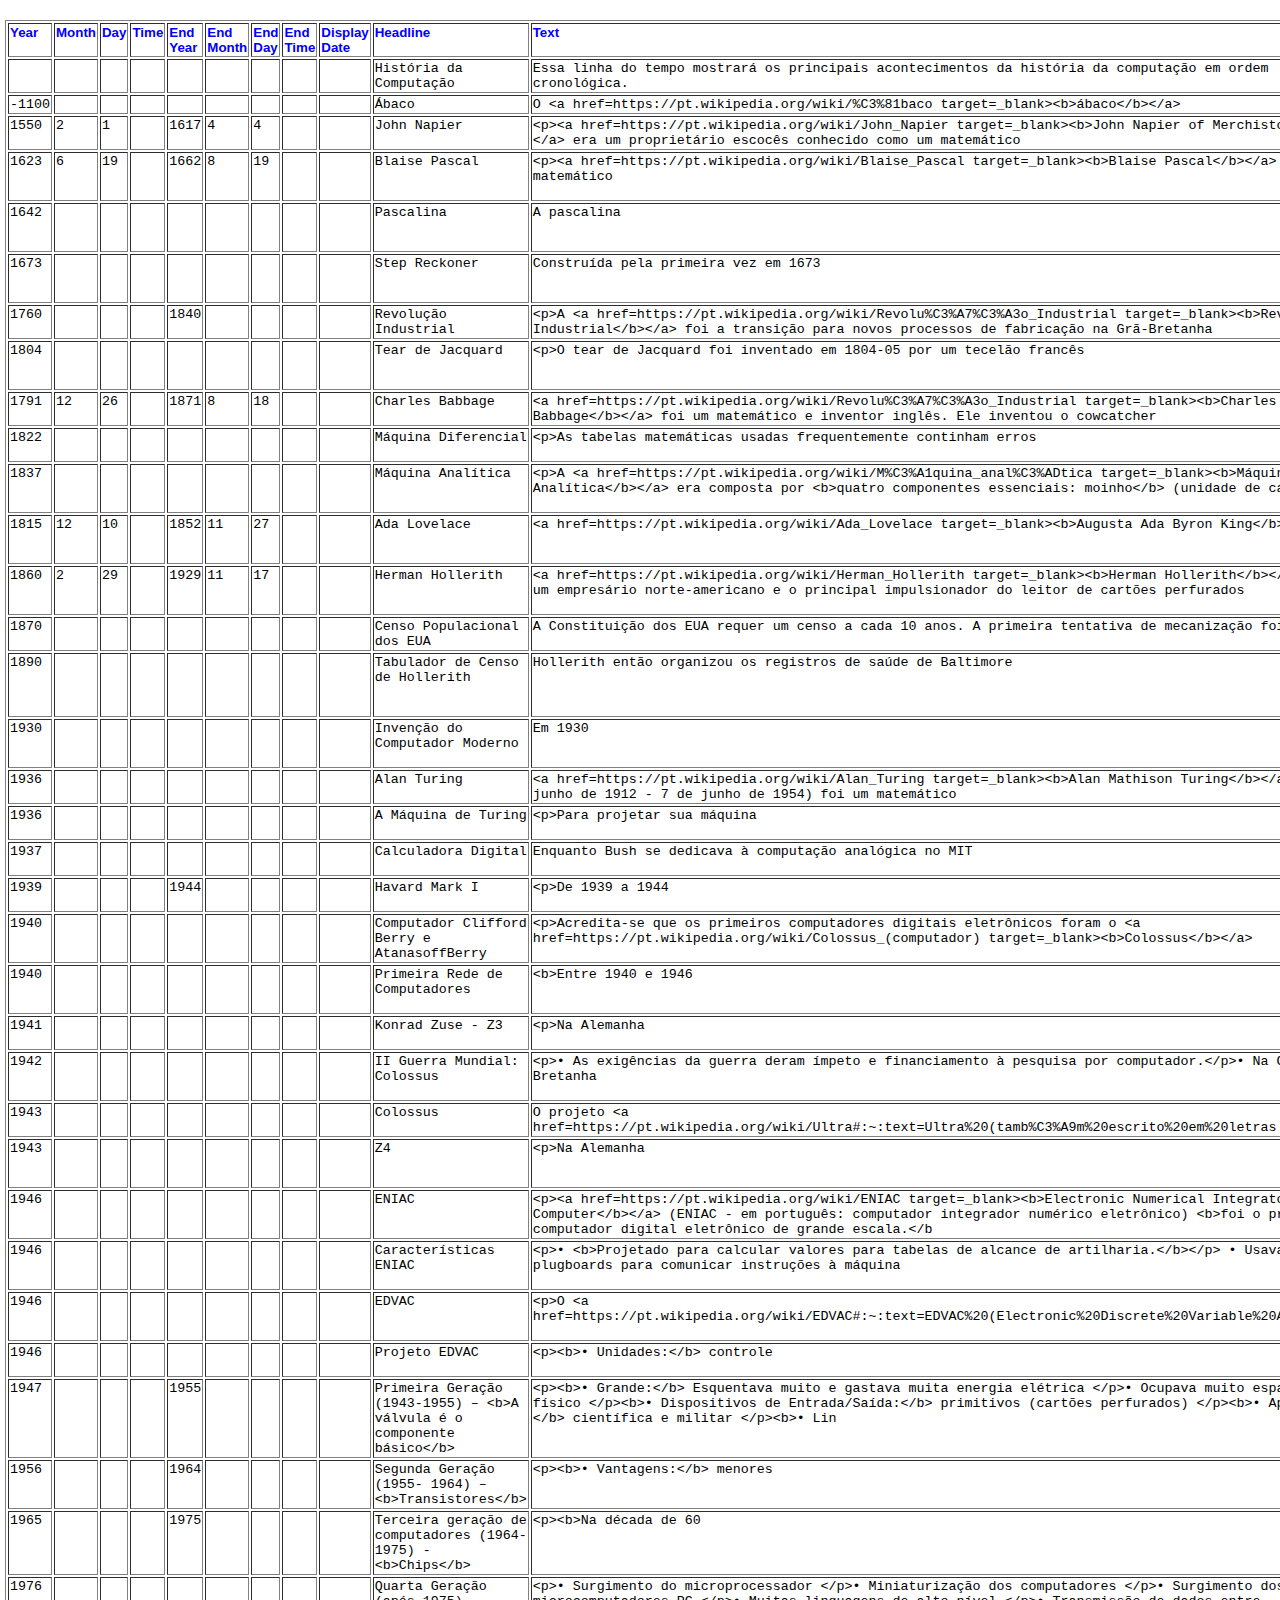
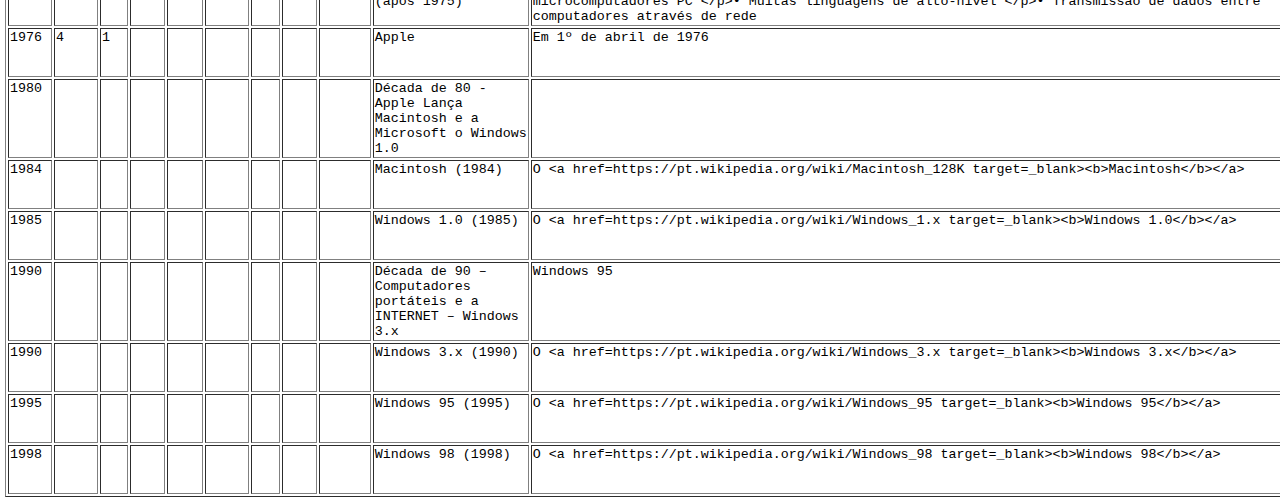
<file: Science Computation and Quiz/historiacc/historiacc.html>
<!DOCTYPE HTML PUBLIC "-//W3C//DTD HTML 4.01 Transitional//EN">
<html><head><title></title>
<meta http-equiv="Content-Style-Type" content="text/css">
<style type="text/css"><!--
body {
  margin: 5px 5px 5px 5px;
  background-color: #ffffff;
}
/* ========== Text Styles ========== */
hr { color: #000000}
body, table /* Normal text */
{
 font-size: 10pt;
 font-family: 'Courier New';
 font-style: normal;
 font-weight: normal;
 color: #000000;
 text-decoration: none;
}
span.rvts1 /* Heading */
{
 font-family: 'Arial';
 font-weight: bold;
 color: #0000ff;
}
span.rvts2 /* Subheading */
{
 font-family: 'Arial';
 font-weight: bold;
 color: #000080;
}
span.rvts3 /* Keywords */
{
 font-family: 'Arial';
 font-style: italic;
 color: #800000;
}
a.rvts4, span.rvts4 /* Jump 1 */
{
 color: #008000;
 text-decoration: underline;
}
a.rvts5, span.rvts5 /* Jump 2 */
{
 font-family: 'Arial';
 color: #008000;
 text-decoration: underline;
}
/* ========== Para Styles ========== */
p,ul,ol /* Paragraph Style */
{
 text-align: left;
 text-indent: 0px;
 padding: 0px 0px 0px 0px;
 margin: 0px 0px 0px 0px;
}
.rvps1 /* Centered */
{
 text-align: center;
}
--></style>
</head>
<body>

<p><br></p>
<div><table width="100%" border=1 cellpadding=1 cellspacing=2 style="background-color: #ffffff;">
<tr valign=top>
<td style="border-style: inset;">
<p><span class=rvts1>Year</span></p>
</td>
<td style="border-style: inset;">
<p><span class=rvts1>Month</span></p>
</td>
<td style="border-style: inset;">
<p><span class=rvts1>Day</span></p>
</td>
<td style="border-style: inset;">
<p><span class=rvts1>Time</span></p>
</td>
<td style="border-style: inset;">
<p><span class=rvts1>End Year</span></p>
</td>
<td style="border-style: inset;">
<p><span class=rvts1>End Month</span></p>
</td>
<td style="border-style: inset;">
<p><span class=rvts1>End Day</span></p>
</td>
<td style="border-style: inset;">
<p><span class=rvts1>End Time</span></p>
</td>
<td style="border-style: inset;">
<p><span class=rvts1>Display Date</span></p>
</td>
<td style="border-style: inset;">
<p><span class=rvts1>Headline</span></p>
</td>
<td style="border-style: inset;">
<p><span class=rvts1>Text</span></p>
</td>
<td style="border-style: inset;">
<p><span class=rvts1>Media</span></p>
</td>
<td style="border-style: inset;">
<p><span class=rvts1>Media Credit</span></p>
</td>
<td style="border-style: inset;">
<p><span class=rvts1>Media Caption</span></p>
</td>
<td style="border-style: inset;">
<p><span class=rvts1>Media Thumbnail</span></p>
</td>
<td style="border-style: inset;">
<p><span class=rvts1>Type</span></p>
</td>
<td style="border-style: inset;">
<p><span class=rvts1>Group</span></p>
</td>
<td style="border-style: inset;">
<p><span class=rvts1>Background</span></p>
</td>
</tr>
<tr valign=top>
<td style="border-style: inset;"><br>
</td>
<td style="border-style: inset;"><br>
</td>
<td style="border-style: inset;"><br>
</td>
<td style="border-style: inset;"><br>
</td>
<td style="border-style: inset;"><br>
</td>
<td style="border-style: inset;"><br>
</td>
<td style="border-style: inset;"><br>
</td>
<td style="border-style: inset;"><br>
</td>
<td style="border-style: inset;"><br>
</td>
<td style="border-style: inset;">
<p>História da Computação</p>
</td>
<td style="border-style: inset;">
<p>Essa linha do tempo mostrará os principais acontecimentos da história da computação em ordem cronológica.</p>
</td>
<td style="border-style: inset;"><br>
</td>
<td style="border-style: inset;"><br>
</td>
<td style="border-style: inset;"><br>
</td>
<td style="border-style: inset;"><br>
</td>
<td style="border-style: inset;">
<p>title</p>
</td>
<td style="border-style: inset;"><br>
</td>
<td style="border-style: inset;">
<p><a class=rvts4 href="https://gpjinformatica.files.wordpress.com/2018/05/img_817x4602016_02_12_12_06_55_276211.jpeg" title="Click here!">https://gpjinformatica.files.wordpress.com/2018/05/img_817x4602016_02_12_12_06_55_276211.jpeg</a></p>
</td>
</tr>
<tr valign=top>
<td style="border-style: inset;">
<p>-1100</p>
</td>
<td style="border-style: inset;"><br>
</td>
<td style="border-style: inset;"><br>
</td>
<td style="border-style: inset;"><br>
</td>
<td style="border-style: inset;"><br>
</td>
<td style="border-style: inset;"><br>
</td>
<td style="border-style: inset;"><br>
</td>
<td style="border-style: inset;"><br>
</td>
<td style="border-style: inset;"><br>
</td>
<td style="border-style: inset;">
<p>Ábaco</p>
</td>
<td style="border-style: inset;">
<p>O &lt;a href=https://pt.wikipedia.org/wiki/%C3%81baco target=_blank&gt;&lt;b&gt;ábaco&lt;/b&gt;&lt;/a&gt;</p>
</td>
<td style="border-style: inset;">
<p>é um antigo instrumento de cálculo</p>
</td>
<td style="border-style: inset;">
<p>popularmente em sistema decimal</p>
</td>
<td style="border-style: inset;">
<p>que remonta pelo menos a 1100 a.C. e ainda está em uso hoje</p>
</td>
<td style="border-style: inset;">
<p>principalmente na Ásia. Juntamente com a invenção do zero na Índia</p>
</td>
<td style="border-style: inset;">
<p>pode ter inspirado a invenção do sistema de numeração hindu-árabe.</p>
</td>
<td style="border-style: inset;">
<p><a class=rvts4 href="https://upload.wikimedia.org/wikipedia/commons/1/13/Kulram.jpg" title="Click here!">https://upload.wikimedia.org/wikipedia/commons/1/13/Kulram.jpg</a></p>
</td>
<td style="border-style: inset;"><br>
</td>
</tr>
<tr valign=top>
<td style="border-style: inset;">
<p>1550</p>
</td>
<td style="border-style: inset;">
<p>2</p>
</td>
<td style="border-style: inset;">
<p>1</p>
</td>
<td style="border-style: inset;"><br>
</td>
<td style="border-style: inset;">
<p>1617</p>
</td>
<td style="border-style: inset;">
<p>4</p>
</td>
<td style="border-style: inset;">
<p>4</p>
</td>
<td style="border-style: inset;"><br>
</td>
<td style="border-style: inset;"><br>
</td>
<td style="border-style: inset;">
<p>John Napier</p>
</td>
<td style="border-style: inset;">
<p>&lt;p&gt;&lt;a href=https://pt.wikipedia.org/wiki/John_Napier target=_blank&gt;&lt;b&gt;John Napier of Merchiston&lt;/b&gt;&lt;/a&gt; era um proprietário escocês conhecido como um matemático</p>
</td>
<td style="border-style: inset;">
<p>físico</p>
</td>
<td style="border-style: inset;">
<p>e astrônomo</p>
</td>
<td style="border-style: inset;">
<p>é mais conhecido como o descobridor de logaritmos. &lt;/p&gt;Ele também inventou os chamados ossos de Napier e tornou comum o uso do ponto decimal na aritmética e na matemática.</p>
</td>
<td style="border-style: inset;">
<p><a class=rvts4 href="https://upload.wikimedia.org/wikipedia/commons/e/e3/John_Napier.jpg" title="Click here!">https://upload.wikimedia.org/wikipedia/commons/e/e3/John_Napier.jpg</a></p>
</td>
<td style="border-style: inset;"><br>
</td>
<td style="border-style: inset;"><br>
</td>
<td style="border-style: inset;"><br>
</td>
</tr>
<tr valign=top>
<td style="border-style: inset;">
<p>1623</p>
</td>
<td style="border-style: inset;">
<p>6</p>
</td>
<td style="border-style: inset;">
<p>19</p>
</td>
<td style="border-style: inset;"><br>
</td>
<td style="border-style: inset;">
<p>1662</p>
</td>
<td style="border-style: inset;">
<p>8</p>
</td>
<td style="border-style: inset;">
<p>19</p>
</td>
<td style="border-style: inset;"><br>
</td>
<td style="border-style: inset;"><br>
</td>
<td style="border-style: inset;">
<p>Blaise Pascal</p>
</td>
<td style="border-style: inset;">
<p>&lt;p&gt;&lt;a href=https://pt.wikipedia.org/wiki/Blaise_Pascal target=_blank&gt;&lt;b&gt;Blaise Pascal&lt;/b&gt;&lt;/a&gt; foi um matemático</p>
</td>
<td style="border-style: inset;">
<p>escritor</p>
</td>
<td style="border-style: inset;">
<p>físico</p>
</td>
<td style="border-style: inset;">
<p>inventor</p>
</td>
<td style="border-style: inset;">
<p>filósofo e teólogo francês. Inventou a primeira calculadora mecânica</p>
</td>
<td style="border-style: inset;">
<p>para ajudar seu pai contador de impostos. &lt;/p&gt;A máquina ficou conhecida como &lt;a href=https://pt.wikipedia.org/wiki/Pascalina target=_blank&gt;&lt;b&gt;Máquina Aritmética de Pascal (Pascaline)&lt;/b&gt;&lt;/a&gt; e foi construída entre 1642-1644.</p>
</td>
<td style="border-style: inset;">
<p><a class=rvts4 href="https://upload.wikimedia.org/wikipedia/commons/thumb/9/98/Blaise_Pascal_Versailles.JPG/800px-Blaise_Pascal_Versailles.JPG" title="Click here!">https://upload.wikimedia.org/wikipedia/commons/thumb/9/98/Blaise_Pascal_Versailles.JPG/800px-Blaise_Pascal_Versailles.JPG</a></p>
</td>
<td style="border-style: inset;"><br>
</td>
</tr>
<tr valign=top>
<td style="border-style: inset;">
<p>1642</p>
</td>
<td style="border-style: inset;"><br>
</td>
<td style="border-style: inset;"><br>
</td>
<td style="border-style: inset;"><br>
</td>
<td style="border-style: inset;"><br>
</td>
<td style="border-style: inset;"><br>
</td>
<td style="border-style: inset;"><br>
</td>
<td style="border-style: inset;"><br>
</td>
<td style="border-style: inset;"><br>
</td>
<td style="border-style: inset;">
<p>Pascalina</p>
</td>
<td style="border-style: inset;">
<p>A pascalina</p>
</td>
<td style="border-style: inset;">
<p>também conhecida como máquina de Pascal</p>
</td>
<td style="border-style: inset;">
<p>calculadora de Pascal e máquina aritmética</p>
</td>
<td style="border-style: inset;">
<p>é uma calculadora mecânica inventada por Blaise Pascal em 1642. Ele projetou a máquina para adicionar e subtrair dois números diretamente e realizar multiplicações e divisões através de repetidas adições ou subtrações.</p>
</td>
<td style="border-style: inset;">
<p><a class=rvts4 href="https://upload.wikimedia.org/wikipedia/commons/8/80/Arts_et_Metiers_Pascaline_dsc03869.jpg" title="Click here!">https://upload.wikimedia.org/wikipedia/commons/8/80/Arts_et_Metiers_Pascaline_dsc03869.jpg</a></p>
</td>
<td style="border-style: inset;"><br>
</td>
<td style="border-style: inset;"><br>
</td>
<td style="border-style: inset;"><br>
</td>
</tr>
<tr valign=top>
<td style="border-style: inset;">
<p>1673</p>
</td>
<td style="border-style: inset;"><br>
</td>
<td style="border-style: inset;"><br>
</td>
<td style="border-style: inset;"><br>
</td>
<td style="border-style: inset;"><br>
</td>
<td style="border-style: inset;"><br>
</td>
<td style="border-style: inset;"><br>
</td>
<td style="border-style: inset;"><br>
</td>
<td style="border-style: inset;"><br>
</td>
<td style="border-style: inset;">
<p>Step Reckoner</p>
</td>
<td style="border-style: inset;">
<p>Construída pela primeira vez em 1673</p>
</td>
<td style="border-style: inset;">
<p>o matemático e filósofo alemão Gottfried Wilhelm von Leibniz projetou uma máquina de calcular chamada &lt;a href=https://en.wikipedia.org/wiki/Stepped_reckoner target=_blank&gt;&lt;b&gt;Step Reckoner&lt;/b&gt;&lt;/a&gt;. O Step Reckoner expandiu as ideias de Pascal e fez a m</p>
</td>
<td style="border-style: inset;">
<p>mas sua máquina não o utilizou.</p>
</td>
<td style="border-style: inset;">
<p><a class=rvts4 href="https://upload.wikimedia.org/wikipedia/commons/thumb/9/92/Leibnitzrechenmaschine.jpg/1280px-Leibnitzrechenmaschine.jpg" title="Click here!">https://upload.wikimedia.org/wikipedia/commons/thumb/9/92/Leibnitzrechenmaschine.jpg/1280px-Leibnitzrechenmaschine.jpg</a></p>
</td>
<td style="border-style: inset;"><br>
</td>
<td style="border-style: inset;"><br>
</td>
<td style="border-style: inset;"><br>
</td>
<td style="border-style: inset;"><br>
</td>
</tr>
<tr valign=top>
<td style="border-style: inset;">
<p>1760</p>
</td>
<td style="border-style: inset;"><br>
</td>
<td style="border-style: inset;"><br>
</td>
<td style="border-style: inset;"><br>
</td>
<td style="border-style: inset;">
<p>1840</p>
</td>
<td style="border-style: inset;"><br>
</td>
<td style="border-style: inset;"><br>
</td>
<td style="border-style: inset;"><br>
</td>
<td style="border-style: inset;"><br>
</td>
<td style="border-style: inset;">
<p>Revolução Industrial</p>
</td>
<td style="border-style: inset;">
<p>&lt;p&gt;A &lt;a href=https://pt.wikipedia.org/wiki/Revolu%C3%A7%C3%A3o_Industrial target=_blank&gt;&lt;b&gt;Revolução Industrial&lt;/b&gt;&lt;/a&gt; foi a transição para novos processos de fabricação na Grã-Bretanha</p>
</td>
<td style="border-style: inset;">
<p>Europa continental e Estados Unidos</p>
</td>
<td style="border-style: inset;">
<p>no período de cerca de 1760 a algum momento entre 1820 e 1840. &lt;/p&gt;Essa transição incluiu a passagem de métodos de produção manual para máquinas</p>
</td>
<td style="border-style: inset;">
<p>novos processos de fabricação de produtos químicos e produção de ferro</p>
</td>
<td style="border-style: inset;">
<p>o uso crescente de energia a vapor e hidráulica</p>
</td>
<td style="border-style: inset;">
<p>o desenvolvimento de máquinas-ferramentas e a ascensão do sistema fabril mecanizado.</p>
</td>
<td style="border-style: inset;"><br>
</td>
<td style="border-style: inset;"><br>
</td>
</tr>
<tr valign=top>
<td style="border-style: inset;">
<p>1804</p>
</td>
<td style="border-style: inset;"><br>
</td>
<td style="border-style: inset;"><br>
</td>
<td style="border-style: inset;"><br>
</td>
<td style="border-style: inset;"><br>
</td>
<td style="border-style: inset;"><br>
</td>
<td style="border-style: inset;"><br>
</td>
<td style="border-style: inset;"><br>
</td>
<td style="border-style: inset;"><br>
</td>
<td style="border-style: inset;">
<p>Tear de Jacquard</p>
</td>
<td style="border-style: inset;">
<p>&lt;p&gt;O tear de Jacquard foi inventado em 1804-05 por um tecelão francês</p>
</td>
<td style="border-style: inset;">
<p>&lt;a href=https://pt.wikipedia.org/wiki/Joseph-Marie_Jacquard target=_blank&gt;&lt;b&gt;Joseph-Marie Jacquard&lt;/b&gt;&lt;/a&gt;. O tear de Jacquard foi uma maravilha da Revolução Industrial. Um tear de tecelagem têxtil foi o primeiro dispositivo prático de processamento d</p>
</td>
<td style="border-style: inset;">
<p>um operador pode controlar o movimento das hastes e</p>
</td>
<td style="border-style: inset;">
<p>assim</p>
</td>
<td style="border-style: inset;">
<p>alterar o padrão da trama.</p>
</td>
<td style="border-style: inset;">
<p><a class=rvts4 href="https://www.youtube.com/watch?v=okr_hJOkxcM" title="Click here!">https://www.youtube.com/watch?v=okr_hJOkxcM</a></p>
</td>
<td style="border-style: inset;"><br>
</td>
<td style="border-style: inset;"><br>
</td>
</tr>
<tr valign=top>
<td style="border-style: inset;">
<p>1791</p>
</td>
<td style="border-style: inset;">
<p>12</p>
</td>
<td style="border-style: inset;">
<p>26</p>
</td>
<td style="border-style: inset;"><br>
</td>
<td style="border-style: inset;">
<p>1871</p>
</td>
<td style="border-style: inset;">
<p>8</p>
</td>
<td style="border-style: inset;">
<p>18</p>
</td>
<td style="border-style: inset;"><br>
</td>
<td style="border-style: inset;"><br>
</td>
<td style="border-style: inset;">
<p>Charles Babbage</p>
</td>
<td style="border-style: inset;">
<p>&lt;a href=https://pt.wikipedia.org/wiki/Revolu%C3%A7%C3%A3o_Industrial target=_blank&gt;&lt;b&gt;Charles Babbage&lt;/b&gt;&lt;/a&gt; foi um matemático e inventor inglês. Ele inventou o cowcatcher</p>
</td>
<td style="border-style: inset;">
<p>reformou o sistema postal britânico e foi um pioneiro nas áreas de pesquisa operacional e ciência atuarial.</p>
</td>
<td style="border-style: inset;">
<p><a class=rvts4 href="https://upload.wikimedia.org/wikipedia/commons/thumb/6/6b/Charles_Babbage_-_1860.jpg/800px-Charles_Babbage_-_1860.jpg" title="Click here!">https://upload.wikimedia.org/wikipedia/commons/thumb/6/6b/Charles_Babbage_-_1860.jpg/800px-Charles_Babbage_-_1860.jpg</a></p>
</td>
<td style="border-style: inset;"><br>
</td>
<td style="border-style: inset;"><br>
</td>
<td style="border-style: inset;"><br>
</td>
<td style="border-style: inset;"><br>
</td>
<td style="border-style: inset;"><br>
</td>
</tr>
<tr valign=top>
<td style="border-style: inset;">
<p>1822</p>
</td>
<td style="border-style: inset;"><br>
</td>
<td style="border-style: inset;"><br>
</td>
<td style="border-style: inset;"><br>
</td>
<td style="border-style: inset;"><br>
</td>
<td style="border-style: inset;"><br>
</td>
<td style="border-style: inset;"><br>
</td>
<td style="border-style: inset;"><br>
</td>
<td style="border-style: inset;"><br>
</td>
<td style="border-style: inset;">
<p>Máquina Diferencial</p>
</td>
<td style="border-style: inset;">
<p>&lt;p&gt;As tabelas matemáticas usadas frequentemente continham erros</p>
</td>
<td style="border-style: inset;">
<p>com consequências críticas para marinheiros. Babbage propôs automatizar a produção dessas tabelas para garantir precisão. Após obter apoio da sociedade</p>
</td>
<td style="border-style: inset;">
<p>buscou financiamento do governo britânico</p>
</td>
<td style="border-style: inset;">
<p>apresentando a &lt;a href=https://pt.wikipedia.org/wiki/M%C3%A1quina_diferencial target=_blank&gt;&lt;b&gt;Máquina Diferencial&lt;/b&gt;&lt;/a&gt; em 1822. A Máquina de Diferenças tinha armazenamento - isto é</p>
</td>
<td style="border-style: inset;">
<p>um local onde os dados podiam ser mantidos temporariamente para processamento posterior.&lt;/p&gt; No entanto</p>
</td>
<td style="border-style: inset;">
<p>a Máquina de Diferenças realizou apenas uma operação</p>
</td>
<td style="border-style: inset;">
<p>resolver equações polinômicas através de diferenças entre números</p>
</td>
<td style="border-style: inset;">
<p>e assim</p>
</td>
</tr>
<tr valign=top>
<td style="border-style: inset;">
<p>1837</p>
</td>
<td style="border-style: inset;"><br>
</td>
<td style="border-style: inset;"><br>
</td>
<td style="border-style: inset;"><br>
</td>
<td style="border-style: inset;"><br>
</td>
<td style="border-style: inset;"><br>
</td>
<td style="border-style: inset;"><br>
</td>
<td style="border-style: inset;"><br>
</td>
<td style="border-style: inset;"><br>
</td>
<td style="border-style: inset;">
<p>Máquina Analítica</p>
</td>
<td style="border-style: inset;">
<p>&lt;p&gt;A &lt;a href=https://pt.wikipedia.org/wiki/M%C3%A1quina_anal%C3%ADtica target=_blank&gt;&lt;b&gt;Máquina Analítica&lt;/b&gt;&lt;/a&gt; era composta por &lt;b&gt;quatro componentes essenciais: moinho&lt;/b&gt; (unidade de cálculo</p>
</td>
<td style="border-style: inset;">
<p>equivalente à CPU)</p>
</td>
<td style="border-style: inset;">
<p>&lt;b&gt;armazém&lt;/b&gt; (local de armazenamento de dados</p>
</td>
<td style="border-style: inset;">
<p>análogo à memória nos computadores modernos)</p>
</td>
<td style="border-style: inset;">
<p>&lt;b&gt;leitor e impressora&lt;/b&gt; (dispositivos de entrada e saída). Esses elementos são fundamentais em todos os computadores atuais.&lt;/p&gt; Os dados (números) eram inseridos em cartões perfurados</p>
</td>
<td style="border-style: inset;">
<p>utilizando a tecnologia do Tear de Jacquard para leitura. As instruções também eram registradas em cartões</p>
</td>
<td style="border-style: inset;">
<p>inspiradas na tecnologia de Jacquard. A inclusão de cartões de instrução tornava a máquina programável e mais flexível do que qualquer máquina existente na época. &lt;b&gt;Embora não concluída</p>
</td>
<td style="border-style: inset;">
<p>a Máquina Analítica foi pioneira ao merecer o título de primeiro computador.&lt;/b&gt;</p>
</td>
</tr>
<tr valign=top>
<td style="border-style: inset;">
<p>1815</p>
</td>
<td style="border-style: inset;">
<p>12</p>
</td>
<td style="border-style: inset;">
<p>10</p>
</td>
<td style="border-style: inset;"><br>
</td>
<td style="border-style: inset;">
<p>1852</p>
</td>
<td style="border-style: inset;">
<p>11</p>
</td>
<td style="border-style: inset;">
<p>27</p>
</td>
<td style="border-style: inset;"><br>
</td>
<td style="border-style: inset;"><br>
</td>
<td style="border-style: inset;">
<p>Ada Lovelace</p>
</td>
<td style="border-style: inset;">
<p>&lt;a href=https://pt.wikipedia.org/wiki/Ada_Lovelace target=_blank&gt;&lt;b&gt;Augusta Ada Byron King&lt;/b&gt;&lt;/a&gt;</p>
</td>
<td style="border-style: inset;">
<p>Condessa de Lovelace</p>
</td>
<td style="border-style: inset;">
<p>atualmente conhecida como Ada Lovelace</p>
</td>
<td style="border-style: inset;">
<p>foi uma matemática e escritora inglesa. Ela se tornou a única especialista do mundo no processo de sequenciamento de instruções nos cartões perfurados que a Máquina Analítica usava</p>
</td>
<td style="border-style: inset;">
<p>ou seja</p>
</td>
<td style="border-style: inset;">
<p>ela se tornou a primeira programadora de computador de mundo.</p>
</td>
<td style="border-style: inset;">
<p><a class=rvts4 href="https://upload.wikimedia.org/wikipedia/commons/0/0f/Ada_lovelace.jpg" title="Click here!">https://upload.wikimedia.org/wikipedia/commons/0/0f/Ada_lovelace.jpg</a></p>
</td>
<td style="border-style: inset;"><br>
</td>
</tr>
<tr valign=top>
<td style="border-style: inset;">
<p>1860</p>
</td>
<td style="border-style: inset;">
<p>2</p>
</td>
<td style="border-style: inset;">
<p>29</p>
</td>
<td style="border-style: inset;"><br>
</td>
<td style="border-style: inset;">
<p>1929</p>
</td>
<td style="border-style: inset;">
<p>11</p>
</td>
<td style="border-style: inset;">
<p>17</p>
</td>
<td style="border-style: inset;"><br>
</td>
<td style="border-style: inset;"><br>
</td>
<td style="border-style: inset;">
<p>Herman Hollerith</p>
</td>
<td style="border-style: inset;">
<p>&lt;a href=https://pt.wikipedia.org/wiki/Herman_Hollerith target=_blank&gt;&lt;b&gt;Herman Hollerith&lt;/b&gt;&lt;/a&gt; foi um empresário norte-americano e o principal impulsionador do leitor de cartões perfurados</p>
</td>
<td style="border-style: inset;">
<p>principal forma de entrada de informação nos computadores da época. Foi também um dos fundadores da &lt;a href=https://pt.wikipedia.org/wiki/IBM target=_blank&gt;&lt;b&gt;IBM (International Business Machine Corporation)&lt;/b&gt;&lt;/a&gt;</p>
</td>
<td style="border-style: inset;">
<p>precursor do processamento de dados</p>
</td>
<td style="border-style: inset;">
<p>e construiu o primeiro computador mecânico.</p>
</td>
<td style="border-style: inset;">
<p><a class=rvts4 href="https://upload.wikimedia.org/wikipedia/commons/thumb/4/42/Hollerith.jpg/800px-Hollerith.jpg" title="Click here!">https://upload.wikimedia.org/wikipedia/commons/thumb/4/42/Hollerith.jpg/800px-Hollerith.jpg</a></p>
</td>
<td style="border-style: inset;"><br>
</td>
<td style="border-style: inset;"><br>
</td>
<td style="border-style: inset;"><br>
</td>
</tr>
<tr valign=top>
<td style="border-style: inset;">
<p>1870</p>
</td>
<td style="border-style: inset;"><br>
</td>
<td style="border-style: inset;"><br>
</td>
<td style="border-style: inset;"><br>
</td>
<td style="border-style: inset;"><br>
</td>
<td style="border-style: inset;"><br>
</td>
<td style="border-style: inset;"><br>
</td>
<td style="border-style: inset;"><br>
</td>
<td style="border-style: inset;"><br>
</td>
<td style="border-style: inset;">
<p>Censo Populacional dos EUA</p>
</td>
<td style="border-style: inset;">
<p>A Constituição dos EUA requer um censo a cada 10 anos. A primeira tentativa de mecanização foi em 1870</p>
</td>
<td style="border-style: inset;">
<p>usando fita de papel. Herman Hollerith</p>
</td>
<td style="border-style: inset;">
<p>formado em 1879</p>
</td>
<td style="border-style: inset;">
<p>percebeu a necessidade de automatizar a tabulação enquanto trabalhava no censo de 1880</p>
</td>
<td style="border-style: inset;">
<p>após ser contratado por um ex-professor para trabalhar na Census Office. Nos 10 anos seguintes</p>
</td>
<td style="border-style: inset;">
<p>Hollerith refinou suas ideias</p>
</td>
<td style="border-style: inset;">
<p>obtendo sua primeira patente</p>
</td>
<td style="border-style: inset;">
<p>em 1884</p>
</td>
</tr>
<tr valign=top>
<td style="border-style: inset;">
<p>1890</p>
</td>
<td style="border-style: inset;"><br>
</td>
<td style="border-style: inset;"><br>
</td>
<td style="border-style: inset;"><br>
</td>
<td style="border-style: inset;"><br>
</td>
<td style="border-style: inset;"><br>
</td>
<td style="border-style: inset;"><br>
</td>
<td style="border-style: inset;"><br>
</td>
<td style="border-style: inset;"><br>
</td>
<td style="border-style: inset;">
<p>Tabulador de Censo de Hollerith</p>
</td>
<td style="border-style: inset;">
<p>Hollerith então organizou os registros de saúde de Baltimore</p>
</td>
<td style="border-style: inset;">
<p>Maryland</p>
</td>
<td style="border-style: inset;">
<p>da cidade de Nova York e do estado de Nova Jersey - tudo em preparação para ganhar o contrato para tabular o Censo dos EUA de 1890. O sucesso do censo dos EUA abriu os governos europeus para as máquinas de Hollerith. Um contrato com o governo russo</p>
</td>
<td style="border-style: inset;">
<p>assinado em 15 de dezembro de 1896</p>
</td>
<td style="border-style: inset;">
<p>pode tê-lo induzido a fundar a Tabating Machine Company em 5 de dezembro de 1896.</p>
</td>
<td style="border-style: inset;">
<p><a class=rvts4 href="https://upload.wikimedia.org/wikipedia/commons/thumb/4/4e/HollerithMachine.CHM.jpg/1280px-HollerithMachine.CHM.jpg" title="Click here!">https://upload.wikimedia.org/wikipedia/commons/thumb/4/4e/HollerithMachine.CHM.jpg/1280px-HollerithMachine.CHM.jpg</a></p>
</td>
<td style="border-style: inset;"><br>
</td>
<td style="border-style: inset;"><br>
</td>
</tr>
<tr valign=top>
<td style="border-style: inset;">
<p>1930</p>
</td>
<td style="border-style: inset;"><br>
</td>
<td style="border-style: inset;"><br>
</td>
<td style="border-style: inset;"><br>
</td>
<td style="border-style: inset;"><br>
</td>
<td style="border-style: inset;"><br>
</td>
<td style="border-style: inset;"><br>
</td>
<td style="border-style: inset;"><br>
</td>
<td style="border-style: inset;"><br>
</td>
<td style="border-style: inset;">
<p>Invenção do Computador Moderno</p>
</td>
<td style="border-style: inset;">
<p>Em 1930</p>
</td>
<td style="border-style: inset;">
<p>um engenheiro chamado &lt;a href=https://pt.wikipedia.org/wiki/Vannevar_Bush target=_blank&gt;&lt;b&gt;Vannevar Bush&lt;/b&gt;&lt;/a&gt;</p>
</td>
<td style="border-style: inset;">
<p>do MIT</p>
</td>
<td style="border-style: inset;">
<p>desenvolveu o primeiro computador analógico moderno. O &lt;b&gt;Analisador Diferencial&lt;/b&gt; era uma calculadora analógica que podia ser usada para resolver certas classes de equações diferenciais. O Analisador Diferencial provou ser muito útil</p>
</td>
<td style="border-style: inset;">
<p>e vários deles foram construídos e usados em várias universidades. O dispositivo limitava-se a resolver esse tipo de problema e</p>
</td>
<td style="border-style: inset;">
<p>como é o caso de todos os dispositivos analógicos</p>
</td>
<td style="border-style: inset;">
<p>produzia soluções aproximadas</p>
</td>
<td style="border-style: inset;">
<p>embora práticas</p>
</td>
</tr>
<tr valign=top>
<td style="border-style: inset;">
<p>1936</p>
</td>
<td style="border-style: inset;"><br>
</td>
<td style="border-style: inset;"><br>
</td>
<td style="border-style: inset;"><br>
</td>
<td style="border-style: inset;"><br>
</td>
<td style="border-style: inset;"><br>
</td>
<td style="border-style: inset;"><br>
</td>
<td style="border-style: inset;"><br>
</td>
<td style="border-style: inset;"><br>
</td>
<td style="border-style: inset;">
<p>Alan Turing</p>
</td>
<td style="border-style: inset;">
<p>&lt;a href=https://pt.wikipedia.org/wiki/Alan_Turing target=_blank&gt;&lt;b&gt;Alan Mathison Turing&lt;/b&gt;&lt;/a&gt; (23 de junho de 1912 - 7 de junho de 1954) foi um matemático</p>
</td>
<td style="border-style: inset;">
<p>cientista da computação</p>
</td>
<td style="border-style: inset;">
<p>lógico</p>
</td>
<td style="border-style: inset;">
<p>criptoanalista</p>
</td>
<td style="border-style: inset;">
<p>filósofo e biólogo teórico britânico. Quando era estudante de Matemática na Universidade de Cambridge</p>
</td>
<td style="border-style: inset;">
<p>inspirou-se no matemático alemão David Hilbert</p>
</td>
<td style="border-style: inset;">
<p>que procurava demonstrar que &lt;b&gt;qualquer problema matemático pode potencialmente ser resolvido por um algoritmo – isto é</p>
</td>
<td style="border-style: inset;">
<p>por um processo puramente mecânico.&lt;/b&gt; Turing interpretou isso como uma máquina de computação e decidiu projetar uma capaz de resolver todos os problemas matemáticos.</p>
</td>
</tr>
<tr valign=top>
<td style="border-style: inset;">
<p>1936</p>
</td>
<td style="border-style: inset;"><br>
</td>
<td style="border-style: inset;"><br>
</td>
<td style="border-style: inset;"><br>
</td>
<td style="border-style: inset;"><br>
</td>
<td style="border-style: inset;"><br>
</td>
<td style="border-style: inset;"><br>
</td>
<td style="border-style: inset;"><br>
</td>
<td style="border-style: inset;"><br>
</td>
<td style="border-style: inset;">
<p>A Máquina de Turing</p>
</td>
<td style="border-style: inset;">
<p>&lt;p&gt;Para projetar sua máquina</p>
</td>
<td style="border-style: inset;">
<p>Turing precisava de uma definição inequívoca da essência de um computador. &lt;b&gt;Ele elaborou os conceitos básicos de uma máquina de computação universal</p>
</td>
<td style="border-style: inset;">
<p>capaz de realizar qualquer tarefa que um dispositivo de computação de propósito especial pudesse fazer</p>
</td>
<td style="border-style: inset;">
<p>não se limitando apenas à aritmética</p>
</td>
<td style="border-style: inset;">
<p>mas também podendo lidar com valores lógicos</p>
</td>
<td style="border-style: inset;">
<p>letras e até estados mentais abstratos.&lt;/b&gt; &lt;/p&gt;Seu trabalho teórico implicava a possibilidade de construir tal máquina. Isso representou um desafio</p>
</td>
<td style="border-style: inset;">
<p>já que caracterizou tão bem a essência abstrata de qualquer dispositivo de computação. A inspiração de Turing levou à concepção de uma máquina de computação universal</p>
</td>
<td style="border-style: inset;">
<p>algo que a maioria do mundo ainda não havia sequer imaginado.</p>
</td>
</tr>
<tr valign=top>
<td style="border-style: inset;">
<p>1937</p>
</td>
<td style="border-style: inset;"><br>
</td>
<td style="border-style: inset;"><br>
</td>
<td style="border-style: inset;"><br>
</td>
<td style="border-style: inset;"><br>
</td>
<td style="border-style: inset;"><br>
</td>
<td style="border-style: inset;"><br>
</td>
<td style="border-style: inset;"><br>
</td>
<td style="border-style: inset;"><br>
</td>
<td style="border-style: inset;">
<p>Calculadora Digital</p>
</td>
<td style="border-style: inset;">
<p>Enquanto Bush se dedicava à computação analógica no MIT</p>
</td>
<td style="border-style: inset;">
<p>&lt;a href=https://pt.wikipedia.org/wiki/Howard_Aiken target=_blank&gt;&lt;b&gt;Howard Aiken&lt;/b&gt;&lt;/a&gt;</p>
</td>
<td style="border-style: inset;">
<p>professor de Harvard</p>
</td>
<td style="border-style: inset;">
<p>focava em dispositivos digitais para cálculos</p>
</td>
<td style="border-style: inset;">
<p>inspirado na Máquina Analítica de Babbage. &lt;b&gt;A partir de 1937</p>
</td>
<td style="border-style: inset;">
<p>Aiken desenvolveu uma série de 4 máquinas de calcular com crescente sofisticação</p>
</td>
<td style="border-style: inset;">
<p>explorando avanços tecnológicos desde a mecânica Mark I até a eletrônica Mark IV&lt;/b&gt;</p>
</td>
<td style="border-style: inset;">
<p>meticulosamente considerando os progressos desde a era de Babbage. Circuitos de relés e tubos de vácuo foram usados nas primeiras máquinas experimentais</p>
</td>
</tr>
<tr valign=top>
<td style="border-style: inset;">
<p>1939</p>
</td>
<td style="border-style: inset;"><br>
</td>
<td style="border-style: inset;"><br>
</td>
<td style="border-style: inset;"><br>
</td>
<td style="border-style: inset;">
<p>1944</p>
</td>
<td style="border-style: inset;"><br>
</td>
<td style="border-style: inset;"><br>
</td>
<td style="border-style: inset;"><br>
</td>
<td style="border-style: inset;"><br>
</td>
<td style="border-style: inset;">
<p>Havard Mark I</p>
</td>
<td style="border-style: inset;">
<p>&lt;p&gt;De 1939 a 1944</p>
</td>
<td style="border-style: inset;">
<p>Aiken</p>
</td>
<td style="border-style: inset;">
<p>em colaboração com a IBM</p>
</td>
<td style="border-style: inset;">
<p>desenvolveu seu primeiro computador totalmente funcional</p>
</td>
<td style="border-style: inset;">
<p>conhecido como &lt;a href=https://pt.wikipedia.org/wiki/Harvard_Mark_I target=_blank&gt;&lt;b&gt;Harvard Mark I&lt;/b&gt;&lt;/a&gt;. A máquina</p>
</td>
<td style="border-style: inset;">
<p>como a de Babbage</p>
</td>
<td style="border-style: inset;">
<p>era enorme: mais de 15 metros de comprimento</p>
</td>
<td style="border-style: inset;">
<p>pesando cinco toneladas e consistindo de cerca de 750.000 peças separadas</p>
</td>
</tr>
<tr valign=top>
<td style="border-style: inset;">
<p>1940</p>
</td>
<td style="border-style: inset;"><br>
</td>
<td style="border-style: inset;"><br>
</td>
<td style="border-style: inset;"><br>
</td>
<td style="border-style: inset;"><br>
</td>
<td style="border-style: inset;"><br>
</td>
<td style="border-style: inset;"><br>
</td>
<td style="border-style: inset;"><br>
</td>
<td style="border-style: inset;"><br>
</td>
<td style="border-style: inset;">
<p>Computador Clifford Berry e AtanasoffBerry</p>
</td>
<td style="border-style: inset;">
<p>&lt;p&gt;Acredita-se que os primeiros computadores digitais eletrônicos foram o &lt;a href=https://pt.wikipedia.org/wiki/Colossus_(computador) target=_blank&gt;&lt;b&gt;Colossus&lt;/b&gt;&lt;/a&gt;</p>
</td>
<td style="border-style: inset;">
<p>construído na Inglaterra em 1943</p>
</td>
<td style="border-style: inset;">
<p>e o ENIAC</p>
</td>
<td style="border-style: inset;">
<p>construído nos Estados Unidos em 1945. No entanto</p>
</td>
<td style="border-style: inset;">
<p>o primeiro computador eletrônico para fins especiais pode ter sido inventado por John Vincent Atanasoff</p>
</td>
<td style="border-style: inset;">
<p>físico e matemático do Iowa State College (hoje Iowa State University)</p>
</td>
<td style="border-style: inset;">
<p>durante 1937–42.&lt;/p&gt;&lt;p&gt;&lt;b&gt;PROJETO:&lt;/b&gt; Capacitores para armazenar dados em formato binário e circuitos lógicos eletrônicos para realizar adição e subtração.&lt;/p&gt;Eles começaram a projetar e construir um computador maior e mais geral</p>
</td>
<td style="border-style: inset;">
<p>conhecido como Computador Atanasoff-Berry</p>
</td>
</tr>
<tr valign=top>
<td style="border-style: inset;">
<p>1940</p>
</td>
<td style="border-style: inset;"><br>
</td>
<td style="border-style: inset;"><br>
</td>
<td style="border-style: inset;"><br>
</td>
<td style="border-style: inset;"><br>
</td>
<td style="border-style: inset;"><br>
</td>
<td style="border-style: inset;"><br>
</td>
<td style="border-style: inset;"><br>
</td>
<td style="border-style: inset;"><br>
</td>
<td style="border-style: inset;">
<p>Primeira Rede de Computadores</p>
</td>
<td style="border-style: inset;">
<p>&lt;b&gt;Entre 1940 e 1946</p>
</td>
<td style="border-style: inset;">
<p>&lt;a href=https://pt.wikipedia.org/wiki/George_Stibitz target=_blank&gt;George Stibitz&lt;/a&gt; e sua equipe dos Laboratórios Bell construíram uma série de máquinas com tecnologias telefônicas – ou seja</p>
</td>
<td style="border-style: inset;">
<p>empregando relés eletromecânicos.&lt;/b&gt; Estas foram as primeiras máquinas a atender mais de um usuário e as primeiras a trabalhar remotamente por linhas telefônicas. No entanto</p>
</td>
<td style="border-style: inset;">
<p>como eram baseados em relés mecânicos lentos</p>
</td>
<td style="border-style: inset;">
<p>em vez de interruptores eletrônicos</p>
</td>
<td style="border-style: inset;">
<p>tornaram-se obsoletos assim que foram construídos</p>
</td>
<td style="border-style: inset;">
<p><a class=rvts4 href="https://images.prismic.io/voitto-blog/cf699ddd-8f3a-4d72-a53a-fb80973050f4_redes-de-computadores.jpg" title="Click here!">https://images.prismic.io/voitto-blog/cf699ddd-8f3a-4d72-a53a-fb80973050f4_redes-de-computadores.jpg</a></p>
</td>
<td style="border-style: inset;"><br>
</td>
</tr>
<tr valign=top>
<td style="border-style: inset;">
<p>1941</p>
</td>
<td style="border-style: inset;"><br>
</td>
<td style="border-style: inset;"><br>
</td>
<td style="border-style: inset;"><br>
</td>
<td style="border-style: inset;"><br>
</td>
<td style="border-style: inset;"><br>
</td>
<td style="border-style: inset;"><br>
</td>
<td style="border-style: inset;"><br>
</td>
<td style="border-style: inset;"><br>
</td>
<td style="border-style: inset;">
<p>Konrad Zuse - Z3</p>
</td>
<td style="border-style: inset;">
<p>&lt;p&gt;Na Alemanha</p>
</td>
<td style="border-style: inset;">
<p>o engenheiro &lt;a href=https://pt.wikipedia.org/wiki/Konrad_Zuse target=_blank&gt;&lt;b&gt;Konrad Zuse&lt;/b&gt;&lt;/a&gt; estava pensando em máquinas de calcular. Em 1937</p>
</td>
<td style="border-style: inset;">
<p>foi informado por um fabricante de calculadoras que todos os problemas de computação já haviam sido resolvidos</p>
</td>
<td style="border-style: inset;">
<p>mas Zuse persistiu. Trabalhando em binário desde o início</p>
</td>
<td style="border-style: inset;">
<p>ele teve a vantagem de uma conexão mais clara com a lógica</p>
</td>
<td style="border-style: inset;">
<p>elaborando os detalhes de como as operações lógicas poderiam ser mapeadas no projeto dos circuitos do computador. &lt;/p&gt;Zuse também dedicou tempo ao desenvolvimento de software</p>
</td>
<td style="border-style: inset;">
<p>especialmente a linguagem em que seu computador deveria ser programado. Seu &lt;a href=https://pt.wikipedia.org/wiki/Z3 target=_blank&gt;&lt;b&gt;Z3&lt;/b&gt;&lt;/a&gt;</p>
</td>
<td style="border-style: inset;">
<p>concluído em dezembro de 1941</p>
</td>
</tr>
<tr valign=top>
<td style="border-style: inset;">
<p>1942</p>
</td>
<td style="border-style: inset;"><br>
</td>
<td style="border-style: inset;"><br>
</td>
<td style="border-style: inset;"><br>
</td>
<td style="border-style: inset;"><br>
</td>
<td style="border-style: inset;"><br>
</td>
<td style="border-style: inset;"><br>
</td>
<td style="border-style: inset;"><br>
</td>
<td style="border-style: inset;"><br>
</td>
<td style="border-style: inset;">
<p>II Guerra Mundial: Colossus</p>
</td>
<td style="border-style: inset;">
<p>&lt;p&gt;• As exigências da guerra deram ímpeto e financiamento à pesquisa por computador.&lt;/p&gt;• Na Grã-Bretanha</p>
</td>
<td style="border-style: inset;">
<p>o ímpeto foi a quebra de códigos.&lt;/p&gt;• &lt;b&gt;O projeto Ultra foi financiado com muito sigilo para desenvolver a tecnologia necessária para decifrar cifras e códigos produzidos pelos dispositivos eletromecânicos alemães conhecidos como Enigma e Geheim</p>
</td>
<td style="border-style: inset;">
<p>a Colossus</p>
</td>
<td style="border-style: inset;">
<p>foi construída em dezembro de 1943 no centro de pesquisa do governo ao norte de Londres.&lt;/b&gt;&lt;/p&gt;• Ela empregou aproximadamente 1.800 tubos de vácuo para cálculos.&lt;/p&gt;• Versões sucessivamente maiores e mais elaboradas foram construídas nos dois an</p>
</td>
<td style="border-style: inset;">
<p><a class=rvts4 href="https://www.youtube.com/watch?v=E0YX8BC4RLo" title="Click here!">https://www.youtube.com/watch?v=E0YX8BC4RLo</a></p>
</td>
<td style="border-style: inset;"><br>
</td>
<td style="border-style: inset;"><br>
</td>
<td style="border-style: inset;"><br>
</td>
</tr>
<tr valign=top>
<td style="border-style: inset;">
<p>1943</p>
</td>
<td style="border-style: inset;"><br>
</td>
<td style="border-style: inset;"><br>
</td>
<td style="border-style: inset;"><br>
</td>
<td style="border-style: inset;"><br>
</td>
<td style="border-style: inset;"><br>
</td>
<td style="border-style: inset;"><br>
</td>
<td style="border-style: inset;"><br>
</td>
<td style="border-style: inset;"><br>
</td>
<td style="border-style: inset;">
<p>Colossus</p>
</td>
<td style="border-style: inset;">
<p>O projeto &lt;a href=https://pt.wikipedia.org/wiki/Ultra#:~:text=Ultra%20(tamb%C3%A9m%20escrito%20em%20letras</p>
</td>
<td style="border-style: inset;">
<p>and%20Cypher%20School%20(GC%26CS)%20em target=_blank&gt;&lt;b&gt;Ultra&lt;/b&gt;&lt;/a&gt;</p>
</td>
<td style="border-style: inset;">
<p>apoiado por Alan Turing</p>
</td>
<td style="border-style: inset;">
<p>possivelmente impulsionou a ideia de um dispositivo de uso geral</p>
</td>
<td style="border-style: inset;">
<p>indo além do que o governo originalmente planejou. &lt;b&gt;O Colossus</p>
</td>
<td style="border-style: inset;">
<p>considerado o primeiro computador digital eletrônico&lt;/b&gt;</p>
</td>
<td style="border-style: inset;">
<p>foi crucial para o desenvolvimento do computador moderno</p>
</td>
<td style="border-style: inset;">
<p>mesmo sendo projetado para cálculos criptográficos específicos. &lt;b&gt;O sucesso do Colossus em decifrar mensagens alemãs foi significativo para a guerra.&lt;/b&gt; Após a guerra</p>
</td>
</tr>
<tr valign=top>
<td style="border-style: inset;">
<p>1943</p>
</td>
<td style="border-style: inset;"><br>
</td>
<td style="border-style: inset;"><br>
</td>
<td style="border-style: inset;"><br>
</td>
<td style="border-style: inset;"><br>
</td>
<td style="border-style: inset;"><br>
</td>
<td style="border-style: inset;"><br>
</td>
<td style="border-style: inset;"><br>
</td>
<td style="border-style: inset;"><br>
</td>
<td style="border-style: inset;">
<p>Z4</p>
</td>
<td style="border-style: inset;">
<p>&lt;p&gt;Na Alemanha</p>
</td>
<td style="border-style: inset;">
<p>Konrad Zuse começou a construir o &lt;a href=https://pt.wikipedia.org/wiki/Z4 target=_blank&gt;&lt;b&gt;Z4&lt;/b&gt;&lt;/a&gt; em 1943</p>
</td>
<td style="border-style: inset;">
<p>financiado pelo Ministério da Aeronáutica. Ele utilizou relés eletromecânicos devido à escassez de tubos de vácuo durante a guerra. &lt;b&gt;Embora Zuse não tenha continuado a desenvolver hardware</p>
</td>
<td style="border-style: inset;">
<p>ele fez avanços significativos no design de software&lt;/b&gt;</p>
</td>
<td style="border-style: inset;">
<p>incluindo a introdução da representação de ponto flutuante para números e a inclusão de um conjunto rico de instruções</p>
</td>
<td style="border-style: inset;">
<p>incluindo um no-op. &lt;/p&gt;O programa do Z4 era perfurado em filme e separado da memória mecânica</p>
</td>
<td style="border-style: inset;">
<p>sem armazenamento de programa. Apesar de ser relativamente confiável</p>
</td>
<td style="border-style: inset;">
<p>não tinha capacidade de tomar decisões</p>
</td>
</tr>
<tr valign=top>
<td style="border-style: inset;">
<p>1946</p>
</td>
<td style="border-style: inset;"><br>
</td>
<td style="border-style: inset;"><br>
</td>
<td style="border-style: inset;"><br>
</td>
<td style="border-style: inset;"><br>
</td>
<td style="border-style: inset;"><br>
</td>
<td style="border-style: inset;"><br>
</td>
<td style="border-style: inset;"><br>
</td>
<td style="border-style: inset;"><br>
</td>
<td style="border-style: inset;">
<p>ENIAC</p>
</td>
<td style="border-style: inset;">
<p>&lt;p&gt;&lt;a href=https://pt.wikipedia.org/wiki/ENIAC target=_blank&gt;&lt;b&gt;Electronic Numerical Integrator and Computer&lt;/b&gt;&lt;/a&gt; (ENIAC - em português: computador integrador numérico eletrônico) &lt;b&gt;foi o primeiro computador digital eletrônico de grande escala.&lt;/b</p>
</td>
<td style="border-style: inset;">
<p>mas este era apenas eletromecânico. O ENIAC entrou em funcionamento em fevereiro de 1946 pelas mãos dos cientistas norte-americanos John Eckert e John Mauchly</p>
</td>
<td style="border-style: inset;">
<p>da Electronic Control Company.&lt;/p&gt; &lt;b&gt;O ENIAC começou a ser desenvolvido em 1943 durante a II Guerra Mundial para computar trajetórias táticas que exigiam conhecimento substancial em matemática com mais agilidade</p>
</td>
<td style="border-style: inset;">
<p>mas só se tornou operacional após o final da guerra.&lt;/b&gt;</p>
</td>
<td style="border-style: inset;">
<p><a class=rvts4 href="https://upload.wikimedia.org/wikipedia/commons/3/3b/Two_women_operating_ENIAC.gif" title="Click here!">https://upload.wikimedia.org/wikipedia/commons/3/3b/Two_women_operating_ENIAC.gif</a></p>
</td>
<td style="border-style: inset;"><br>
</td>
<td style="border-style: inset;"><br>
</td>
<td style="border-style: inset;"><br>
</td>
</tr>
<tr valign=top>
<td style="border-style: inset;">
<p>1946</p>
</td>
<td style="border-style: inset;"><br>
</td>
<td style="border-style: inset;"><br>
</td>
<td style="border-style: inset;"><br>
</td>
<td style="border-style: inset;"><br>
</td>
<td style="border-style: inset;"><br>
</td>
<td style="border-style: inset;"><br>
</td>
<td style="border-style: inset;"><br>
</td>
<td style="border-style: inset;"><br>
</td>
<td style="border-style: inset;">
<p>Características ENIAC</p>
</td>
<td style="border-style: inset;">
<p>&lt;p&gt;• &lt;b&gt;Projetado para calcular valores para tabelas de alcance de artilharia.&lt;/b&gt;&lt;/p&gt; • Usava plugboards para comunicar instruções à máquina</p>
</td>
<td style="border-style: inset;">
<p>permitindo operar em velocidade eletrônica.&lt;/p&gt; • Instruções lidas de dispositivos mecânicos lentos não acompanhavam totalmente sua velocidade eletrônica.&lt;/p&gt; • Levava dias para religar a máquina a cada novo problema</p>
</td>
<td style="border-style: inset;">
<p>o que dificultava consideravelmente sua usabilidade como programável.&lt;/p&gt; • O ENIAC era enorme</p>
</td>
<td style="border-style: inset;">
<p>ocupando um porão de 15 por 9 metros e consistindo de 40 painéis dispostos em forma de U ao longo de três paredes.&lt;/p&gt; • Cada unidade tinha cerca de 0</p>
</td>
<td style="border-style: inset;">
<p>6 por 0</p>
</td>
<td style="border-style: inset;">
<p>6 por 2</p>
</td>
<td style="border-style: inset;">
<p>4 metros e era composta por aproximadamente 18.000 válvulas</p>
</td>
<td style="border-style: inset;">
<p>70.000 resistores</p>
</td>
</tr>
<tr valign=top>
<td style="border-style: inset;">
<p>1946</p>
</td>
<td style="border-style: inset;"><br>
</td>
<td style="border-style: inset;"><br>
</td>
<td style="border-style: inset;"><br>
</td>
<td style="border-style: inset;"><br>
</td>
<td style="border-style: inset;"><br>
</td>
<td style="border-style: inset;"><br>
</td>
<td style="border-style: inset;"><br>
</td>
<td style="border-style: inset;"><br>
</td>
<td style="border-style: inset;">
<p>EDVAC</p>
</td>
<td style="border-style: inset;">
<p>&lt;p&gt;O &lt;a href=https://pt.wikipedia.org/wiki/EDVAC#:~:text=EDVAC%20(Electronic%20Discrete%20Variable%20Automatic</p>
</td>
<td style="border-style: inset;">
<p>um%20dos%20primeiros%20computadores%20eletr%C3%B4nicos.&amp;text=Diferentemente%20de%20seu%20predecessor%20ENIAC</p>
</td>
<td style="border-style: inset;">
<p>possu%C3%ADa%20arquitetura%20de%20von%20Neumann. target=_blank&gt;&lt;b&gt;EDVAC (Electronic Discrete Variable Automatic Computer)&lt;/b&gt;&lt;/a&gt; foi um dos primeiros computadores eletrônicos. Em contraste com seu predecessor</p>
</td>
<td style="border-style: inset;">
<p>o ENIAC</p>
</td>
<td style="border-style: inset;">
<p>o EDVAC utilizava o sistema binário e possuía a arquitetura de von Neumann.&lt;/p&gt; Antes da invenção da memória de núcleo magnético e do transistor</p>
</td>
<td style="border-style: inset;">
<p>que eliminaria completamente a necessidade de válvulas a vácuo</p>
</td>
<td style="border-style: inset;">
<p>a linha de atraso de mercúrio foi crucial para aumentar o armazenamento e a confiabilidade do computador. Enquanto o ENIAC exigia uma válvula por bit</p>
</td>
<td style="border-style: inset;">
<p>o EDVAC poderia usar uma linha de atraso e 10 válvulas a vácuo para armazenar 1.000 bits.</p>
</td>
</tr>
<tr valign=top>
<td style="border-style: inset;">
<p>1946</p>
</td>
<td style="border-style: inset;"><br>
</td>
<td style="border-style: inset;"><br>
</td>
<td style="border-style: inset;"><br>
</td>
<td style="border-style: inset;"><br>
</td>
<td style="border-style: inset;"><br>
</td>
<td style="border-style: inset;"><br>
</td>
<td style="border-style: inset;"><br>
</td>
<td style="border-style: inset;"><br>
</td>
<td style="border-style: inset;">
<p>Projeto EDVAC</p>
</td>
<td style="border-style: inset;">
<p>&lt;p&gt;&lt;b&gt;• Unidades:&lt;/b&gt; controle</p>
</td>
<td style="border-style: inset;">
<p>aritmética</p>
</td>
<td style="border-style: inset;">
<p>memória</p>
</td>
<td style="border-style: inset;">
<p>E/S &lt;/p&gt;&lt;b&gt;• Memória:&lt;/b&gt; linhas de atraso acústico de mercúrio (8.196 palavras de 32 bits) – equivalente a 32 kBytes &lt;/p&gt;• Representação binária</p>
</td>
<td style="border-style: inset;">
<p>ponto fixo</p>
</td>
<td style="border-style: inset;">
<p>complemento de 2 &lt;/p&gt;• Instruções e dados armazenados na memória &lt;/p&gt;&lt;b&gt;• Instruções:&lt;/b&gt; carga</p>
</td>
<td style="border-style: inset;">
<p>armazenamento</p>
</td>
<td style="border-style: inset;">
<p>operações aritméticas</p>
</td>
</tr>
<tr valign=top>
<td style="border-style: inset;">
<p>1947</p>
</td>
<td style="border-style: inset;"><br>
</td>
<td style="border-style: inset;"><br>
</td>
<td style="border-style: inset;"><br>
</td>
<td style="border-style: inset;">
<p>1955</p>
</td>
<td style="border-style: inset;"><br>
</td>
<td style="border-style: inset;"><br>
</td>
<td style="border-style: inset;"><br>
</td>
<td style="border-style: inset;"><br>
</td>
<td style="border-style: inset;">
<p>Primeira Geração (1943-1955) – &lt;b&gt;A válvula é o componente básico&lt;/b&gt;</p>
</td>
<td style="border-style: inset;">
<p>&lt;p&gt;&lt;b&gt;• Grande:&lt;/b&gt; Esquentava muito e gastava muita energia elétrica &lt;/p&gt;• Ocupava muito espaço físico &lt;/p&gt;&lt;b&gt;• Dispositivos de Entrada/Saída:&lt;/b&gt; primitivos (cartões perfurados) &lt;/p&gt;&lt;b&gt;• Aplicação:&lt;/b&gt; científica e militar &lt;/p&gt;&lt;b&gt;• Lin</p>
</td>
<td style="border-style: inset;">
<p><a class=rvts4 href="https://upload.wikimedia.org/wikipedia/commons/8/89/VacuumTube1.jpg?20050713170725" title="Click here!">https://upload.wikimedia.org/wikipedia/commons/8/89/VacuumTube1.jpg?20050713170725</a></p>
</td>
<td style="border-style: inset;"><br>
</td>
<td style="border-style: inset;"><br>
</td>
<td style="border-style: inset;"><br>
</td>
<td style="border-style: inset;"><br>
</td>
<td style="border-style: inset;"><br>
</td>
<td style="border-style: inset;"><br>
</td>
</tr>
<tr valign=top>
<td style="border-style: inset;">
<p>1956</p>
</td>
<td style="border-style: inset;"><br>
</td>
<td style="border-style: inset;"><br>
</td>
<td style="border-style: inset;"><br>
</td>
<td style="border-style: inset;">
<p>1964</p>
</td>
<td style="border-style: inset;"><br>
</td>
<td style="border-style: inset;"><br>
</td>
<td style="border-style: inset;"><br>
</td>
<td style="border-style: inset;"><br>
</td>
<td style="border-style: inset;">
<p>Segunda Geração (1955- 1964) – &lt;b&gt;Transistores&lt;/b&gt;</p>
</td>
<td style="border-style: inset;">
<p>&lt;p&gt;&lt;b&gt;• Vantagens:&lt;/b&gt; menores</p>
</td>
<td style="border-style: inset;">
<p>consumiam menos corrente elétrica</p>
</td>
<td style="border-style: inset;">
<p>maior durabilidade &lt;/p&gt;&lt;b&gt;• Computadores:&lt;/b&gt; menores</p>
</td>
<td style="border-style: inset;">
<p>mais rápidos</p>
</td>
<td style="border-style: inset;">
<p>mais confiáveis e mais baratos &lt;/p&gt;&lt;b&gt;• Fabricação em série:&lt;/b&gt; tornou-se comum &lt;/p&gt;&lt;b&gt;• Unidades de fitas magnéticas:&lt;/b&gt; para troca de informações entre computadores semelhantes &lt;/p&gt;&lt;b&gt;• Aplicações:&lt;/b&gt; científica</p>
</td>
<td style="border-style: inset;">
<p>militar</p>
</td>
<td style="border-style: inset;">
<p>administrativa e gerencial &lt;/p&gt;&lt;b&gt;• Surgimento:&lt;/b&gt; das primeiras linguagens de programação em linguagem natural</p>
</td>
<td style="border-style: inset;">
<p><a class=rvts4 href="https://upload.wikimedia.org/wikipedia/commons/thumb/f/f8/Transistor-photo.JPG/640px-Transistor-photo.JPG" title="Click here!">https://upload.wikimedia.org/wikipedia/commons/thumb/f/f8/Transistor-photo.JPG/640px-Transistor-photo.JPG</a></p>
</td>
</tr>
<tr valign=top>
<td style="border-style: inset;">
<p>1965</p>
</td>
<td style="border-style: inset;"><br>
</td>
<td style="border-style: inset;"><br>
</td>
<td style="border-style: inset;"><br>
</td>
<td style="border-style: inset;">
<p>1975</p>
</td>
<td style="border-style: inset;"><br>
</td>
<td style="border-style: inset;"><br>
</td>
<td style="border-style: inset;"><br>
</td>
<td style="border-style: inset;"><br>
</td>
<td style="border-style: inset;">
<p>Terceira geração de computadores (1964-1975) - &lt;b&gt;Chips&lt;/b&gt;</p>
</td>
<td style="border-style: inset;">
<p>&lt;p&gt;&lt;b&gt;Na década de 60</p>
</td>
<td style="border-style: inset;">
<p>durante a corrida espacial</p>
</td>
<td style="border-style: inset;">
<p>surgiu a necessidade de construir computadores leves e poderosos para serem embarcados nos foguetes.&lt;/b&gt; A NASA investiu bilhões de dólares em seu programa espacial visando a miniaturização dos transistores. Em 1965</p>
</td>
<td style="border-style: inset;">
<p>o PDP-8 foi criado</p>
</td>
<td style="border-style: inset;">
<p>sendo o primeiro computador a ser vendido em massa</p>
</td>
<td style="border-style: inset;">
<p>com cerca de 50.000 unidades produzidas. Em 1975</p>
</td>
<td style="border-style: inset;">
<p>iniciaram-se as vendas do primeiro microcomputador kit</p>
</td>
<td style="border-style: inset;">
<p>conhecido como Altair 8800</p>
</td>
</tr>
<tr valign=top>
<td style="border-style: inset;">
<p>1976</p>
</td>
<td style="border-style: inset;"><br>
</td>
<td style="border-style: inset;"><br>
</td>
<td style="border-style: inset;"><br>
</td>
<td style="border-style: inset;"><br>
</td>
<td style="border-style: inset;"><br>
</td>
<td style="border-style: inset;"><br>
</td>
<td style="border-style: inset;"><br>
</td>
<td style="border-style: inset;"><br>
</td>
<td style="border-style: inset;">
<p>Quarta Geração (após 1975)</p>
</td>
<td style="border-style: inset;">
<p>&lt;p&gt;• Surgimento do microprocessador &lt;/p&gt;• Miniaturização dos computadores &lt;/p&gt;• Surgimento dos microcomputadores PC &lt;/p&gt;• Muitas linguagens de alto-nível &lt;/p&gt;• Transmissão de dados entre computadores através de rede</p>
</td>
<td style="border-style: inset;">
<p><a class=rvts4 href="https://upload.wikimedia.org/wikipedia/commons/5/52/Intel_4004.jpg" title="Click here!">https://upload.wikimedia.org/wikipedia/commons/5/52/Intel_4004.jpg</a></p>
</td>
<td style="border-style: inset;"><br>
</td>
<td style="border-style: inset;"><br>
</td>
<td style="border-style: inset;"><br>
</td>
<td style="border-style: inset;"><br>
</td>
<td style="border-style: inset;"><br>
</td>
<td style="border-style: inset;"><br>
</td>
</tr>
<tr valign=top>
<td style="border-style: inset;">
<p>1976</p>
</td>
<td style="border-style: inset;">
<p>4</p>
</td>
<td style="border-style: inset;">
<p>1</p>
</td>
<td style="border-style: inset;"><br>
</td>
<td style="border-style: inset;"><br>
</td>
<td style="border-style: inset;"><br>
</td>
<td style="border-style: inset;"><br>
</td>
<td style="border-style: inset;"><br>
</td>
<td style="border-style: inset;"><br>
</td>
<td style="border-style: inset;">
<p>Apple</p>
</td>
<td style="border-style: inset;">
<p>Em 1º de abril de 1976</p>
</td>
<td style="border-style: inset;">
<p>&lt;a href=https://pt.wikipedia.org/wiki/Steve_Wozniak target=_blank&gt;&lt;b&gt;Steve Wozniak&lt;/b&gt;&lt;/a&gt; e &lt;a href=https://pt.wikipedia.org/wiki/Steve_Jobs target=_blank&gt;&lt;b&gt;Steve Jobs&lt;/b&gt;&lt;/a&gt; fundaram a &lt;a href=https://pt.wikipedia.org/wiki/Apple target=_blank&gt;&lt;b&gt;Apple</p>
</td>
<td style="border-style: inset;">
<p>Califórnia. A empresa foi pioneira na produção de computadores pessoais acessíveis e fáceis de usar.</p>
</td>
<td style="border-style: inset;">
<p><a class=rvts4 href="https://macmagazine.com.br/wp-content/uploads/2021/10/28-apple-scaled.jpg" title="Click here!">https://macmagazine.com.br/wp-content/uploads/2021/10/28-apple-scaled.jpg</a></p>
</td>
<td style="border-style: inset;"><br>
</td>
<td style="border-style: inset;"><br>
</td>
<td style="border-style: inset;"><br>
</td>
<td style="border-style: inset;"><br>
</td>
</tr>
<tr valign=top>
<td style="border-style: inset;">
<p>1980</p>
</td>
<td style="border-style: inset;"><br>
</td>
<td style="border-style: inset;"><br>
</td>
<td style="border-style: inset;"><br>
</td>
<td style="border-style: inset;"><br>
</td>
<td style="border-style: inset;"><br>
</td>
<td style="border-style: inset;"><br>
</td>
<td style="border-style: inset;"><br>
</td>
<td style="border-style: inset;"><br>
</td>
<td style="border-style: inset;">
<p>Década de 80 - Apple Lança Macintosh e a Microsoft o Windows 1.0</p>
</td>
<td style="border-style: inset;"><br>
</td>
<td style="border-style: inset;">
<p><a class=rvts4 href="https://upload.wikimedia.org/wikipedia/commons/thumb/c/c8/Macintosh_montage_2017.png/800px-Macintosh_montage_2017.png" title="Click here!">https://upload.wikimedia.org/wikipedia/commons/thumb/c/c8/Macintosh_montage_2017.png/800px-Macintosh_montage_2017.png</a></p>
</td>
<td style="border-style: inset;"><br>
</td>
<td style="border-style: inset;">
<p>Diferentes computadores Macintosh.</p>
</td>
<td style="border-style: inset;"><br>
</td>
<td style="border-style: inset;"><br>
</td>
<td style="border-style: inset;"><br>
</td>
<td style="border-style: inset;">
<p>#bfc6e3</p>
</td>
</tr>
<tr valign=top>
<td style="border-style: inset;">
<p>1984</p>
</td>
<td style="border-style: inset;"><br>
</td>
<td style="border-style: inset;"><br>
</td>
<td style="border-style: inset;"><br>
</td>
<td style="border-style: inset;"><br>
</td>
<td style="border-style: inset;"><br>
</td>
<td style="border-style: inset;"><br>
</td>
<td style="border-style: inset;"><br>
</td>
<td style="border-style: inset;"><br>
</td>
<td style="border-style: inset;">
<p>Macintosh (1984)</p>
</td>
<td style="border-style: inset;">
<p>O &lt;a href=https://pt.wikipedia.org/wiki/Macintosh_128K target=_blank&gt;&lt;b&gt;Macintosh&lt;/b&gt;&lt;/a&gt;</p>
</td>
<td style="border-style: inset;">
<p>lançado pela Apple em 1984</p>
</td>
<td style="border-style: inset;">
<p>foi um dos primeiros computadores pessoais a apresentar uma interface gráfica de usuário (GUI) acessível. Ele introduziu o conceito de desktop visual com ícones e menus</p>
</td>
<td style="border-style: inset;">
<p>e foi acompanhado pelo famoso comercial 1984</p>
</td>
<td style="border-style: inset;">
<p>que mostrava o Macintosh como uma alternativa revolucionária ao domínio dos computadores IBM. O Macintosh estabeleceu um novo padrão de usabilidade e design na indústria de computadores pessoais</p>
</td>
<td style="border-style: inset;">
<p>influenciando gerações futuras de produtos tecnológicos.</p>
</td>
<td style="border-style: inset;">
<p><a class=rvts4 href="https://upload.wikimedia.org/wikipedia/commons/e/e3/Macintosh_128k_transparency.png" title="Click here!">https://upload.wikimedia.org/wikipedia/commons/e/e3/Macintosh_128k_transparency.png</a></p>
</td>
<td style="border-style: inset;"><br>
</td>
</tr>
<tr valign=top>
<td style="border-style: inset;">
<p>1985</p>
</td>
<td style="border-style: inset;"><br>
</td>
<td style="border-style: inset;"><br>
</td>
<td style="border-style: inset;"><br>
</td>
<td style="border-style: inset;"><br>
</td>
<td style="border-style: inset;"><br>
</td>
<td style="border-style: inset;"><br>
</td>
<td style="border-style: inset;"><br>
</td>
<td style="border-style: inset;"><br>
</td>
<td style="border-style: inset;">
<p>Windows 1.0 (1985)</p>
</td>
<td style="border-style: inset;">
<p>O &lt;a href=https://pt.wikipedia.org/wiki/Windows_1.x target=_blank&gt;&lt;b&gt;Windows 1.0&lt;/b&gt;&lt;/a&gt;</p>
</td>
<td style="border-style: inset;">
<p>lançado pela Microsoft em 1985</p>
</td>
<td style="border-style: inset;">
<p>foi o &lt;b&gt;primeiro sistema operacional gráfico da empresa para computadores pessoais.&lt;/b&gt; Embora não tenha alcançado sucesso imediato</p>
</td>
<td style="border-style: inset;">
<p>o Windows 1.0 estabeleceu as bases para o futuro sucesso da Microsoft no mercado de sistemas operacionais. Ele introduziu conceitos como janelas sobrepostas</p>
</td>
<td style="border-style: inset;">
<p>ícones e menus</p>
</td>
<td style="border-style: inset;">
<p>que se tornariam características essenciais dos sistemas operacionais Windows posteriores. &lt;b&gt;O Windows 1.0 pavimentou o caminho para a ascensão da Microsoft como líder na indústria de software.&lt;/b&gt;</p>
</td>
<td style="border-style: inset;">
<p><a class=rvts4 href="https://upload.wikimedia.org/wikipedia/pt/4/4e/Windows1.0.png" title="Click here!">https://upload.wikimedia.org/wikipedia/pt/4/4e/Windows1.0.png</a></p>
</td>
<td style="border-style: inset;"><br>
</td>
</tr>
<tr valign=top>
<td style="border-style: inset;">
<p>1990</p>
</td>
<td style="border-style: inset;"><br>
</td>
<td style="border-style: inset;"><br>
</td>
<td style="border-style: inset;"><br>
</td>
<td style="border-style: inset;"><br>
</td>
<td style="border-style: inset;"><br>
</td>
<td style="border-style: inset;"><br>
</td>
<td style="border-style: inset;"><br>
</td>
<td style="border-style: inset;"><br>
</td>
<td style="border-style: inset;">
<p>Década de 90 – Computadores portáteis e a INTERNET – Windows 3.x</p>
</td>
<td style="border-style: inset;">
<p>Windows 95</p>
</td>
<td style="border-style: inset;">
<p>Windows 98</p>
</td>
<td style="border-style: inset;"><br>
</td>
<td style="border-style: inset;">
<p><a class=rvts4 href="https://upload.wikimedia.org/wikipedia/pt/1/11/Windows_3.0_logo.svg.png" title="Click here!">https://upload.wikimedia.org/wikipedia/pt/1/11/Windows_3.0_logo.svg.png</a></p>
</td>
<td style="border-style: inset;"><br>
</td>
<td style="border-style: inset;"><br>
</td>
<td style="border-style: inset;"><br>
</td>
<td style="border-style: inset;"><br>
</td>
</tr>
<tr valign=top>
<td style="border-style: inset;">
<p>1990</p>
</td>
<td style="border-style: inset;"><br>
</td>
<td style="border-style: inset;"><br>
</td>
<td style="border-style: inset;"><br>
</td>
<td style="border-style: inset;"><br>
</td>
<td style="border-style: inset;"><br>
</td>
<td style="border-style: inset;"><br>
</td>
<td style="border-style: inset;"><br>
</td>
<td style="border-style: inset;"><br>
</td>
<td style="border-style: inset;">
<p>Windows 3.x (1990)</p>
</td>
<td style="border-style: inset;">
<p>O &lt;a href=https://pt.wikipedia.org/wiki/Windows_3.x target=_blank&gt;&lt;b&gt;Windows 3.x&lt;/b&gt;&lt;/a&gt;</p>
</td>
<td style="border-style: inset;">
<p>lançado pela Microsoft em 1990</p>
</td>
<td style="border-style: inset;">
<p>foi uma versão significativa do sistema operacional Windows que trouxe melhorias substanciais em comparação com suas versões anteriores. &lt;b&gt;Ele introduziu recursos como suporte a multitarefa</p>
</td>
<td style="border-style: inset;">
<p>capacidade de executar vários programas ao mesmo tempo</p>
</td>
<td style="border-style: inset;">
<p>e uma interface gráfica mais refinada.&lt;/b&gt; O Windows 3.x foi um marco importante para a Microsoft</p>
</td>
<td style="border-style: inset;">
<p>consolidando sua posição como líder no mercado de sistemas operacionais para PCs e preparando o terreno para o sucesso futuro do Windows.</p>
</td>
<td style="border-style: inset;">
<p><a class=rvts4 href="https://upload.wikimedia.org/wikipedia/pt/1/15/Windows_3.0_workspace.png" title="Click here!">https://upload.wikimedia.org/wikipedia/pt/1/15/Windows_3.0_workspace.png</a></p>
</td>
<td style="border-style: inset;"><br>
</td>
</tr>
<tr valign=top>
<td style="border-style: inset;">
<p>1995</p>
</td>
<td style="border-style: inset;"><br>
</td>
<td style="border-style: inset;"><br>
</td>
<td style="border-style: inset;"><br>
</td>
<td style="border-style: inset;"><br>
</td>
<td style="border-style: inset;"><br>
</td>
<td style="border-style: inset;"><br>
</td>
<td style="border-style: inset;"><br>
</td>
<td style="border-style: inset;"><br>
</td>
<td style="border-style: inset;">
<p>Windows 95 (1995)</p>
</td>
<td style="border-style: inset;">
<p>O &lt;a href=https://pt.wikipedia.org/wiki/Windows_95 target=_blank&gt;&lt;b&gt;Windows 95&lt;/b&gt;&lt;/a&gt;</p>
</td>
<td style="border-style: inset;">
<p>lançado pela Microsoft em 1995</p>
</td>
<td style="border-style: inset;">
<p>foi um marco na história dos sistemas operacionais para computadores pessoais. Introduziu uma série de recursos revolucionários</p>
</td>
<td style="border-style: inset;">
<p>incluindo a barra de tarefas</p>
</td>
<td style="border-style: inset;">
<p>o menu Iniciar e o suporte a plug and play. O Windows 95 também foi o primeiro sistema operacional da Microsoft a ser amplamente pré-instalado em computadores novos</p>
</td>
<td style="border-style: inset;">
<p>o que ajudou a popularizar o uso do Windows em todo o mundo. &lt;b&gt;Sua interface mais amigável e recursos avançados estabeleceram um novo padrão na indústria de computadores.&lt;/b&gt;</p>
</td>
<td style="border-style: inset;">
<p><a class=rvts4 href="https://upload.wikimedia.org/wikipedia/pt/9/90/Am_windows95_desktop.png" title="Click here!">https://upload.wikimedia.org/wikipedia/pt/9/90/Am_windows95_desktop.png</a></p>
</td>
<td style="border-style: inset;"><br>
</td>
</tr>
<tr valign=top>
<td style="border-style: inset;">
<p>1998</p>
</td>
<td style="border-style: inset;"><br>
</td>
<td style="border-style: inset;"><br>
</td>
<td style="border-style: inset;"><br>
</td>
<td style="border-style: inset;"><br>
</td>
<td style="border-style: inset;"><br>
</td>
<td style="border-style: inset;"><br>
</td>
<td style="border-style: inset;"><br>
</td>
<td style="border-style: inset;"><br>
</td>
<td style="border-style: inset;">
<p>Windows 98 (1998)</p>
</td>
<td style="border-style: inset;">
<p>O &lt;a href=https://pt.wikipedia.org/wiki/Windows_98 target=_blank&gt;&lt;b&gt;Windows 98&lt;/b&gt;&lt;/a&gt;</p>
</td>
<td style="border-style: inset;">
<p>lançado pela Microsoft em 1998</p>
</td>
<td style="border-style: inset;">
<p>foi uma evolução do Windows 95</p>
</td>
<td style="border-style: inset;">
<p>trazendo melhorias de desempenho</p>
</td>
<td style="border-style: inset;">
<p>estabilidade e recursos. &lt;b&gt;Introduziu a integração mais completa com a Internet</p>
</td>
<td style="border-style: inset;">
<p>incluindo o Internet Explorer 4.0 e suporte a conexões de rede mais fáceis. O Windows 98 também trouxe melhorias na interface do usuário</p>
</td>
<td style="border-style: inset;">
<p>suporte a dispositivos de hardware mais avançados e uma inicialização mais rápida.&lt;/b&gt; Foi amplamente adotado pelos usuários de PCs na época e ajudou a consolidar ainda mais a posição dominante da Microsoft no mercado de sistemas operacionais.</p>
</td>
<td style="border-style: inset;">
<p><a class=rvts4 href="https://upload.wikimedia.org/wikipedia/pt/0/00/Windows98.png" title="Click here!">https://upload.wikimedia.org/wikipedia/pt/0/00/Windows98.png</a></p>
</td>
</tr>
</table>
</div>

</body></html>
</file>
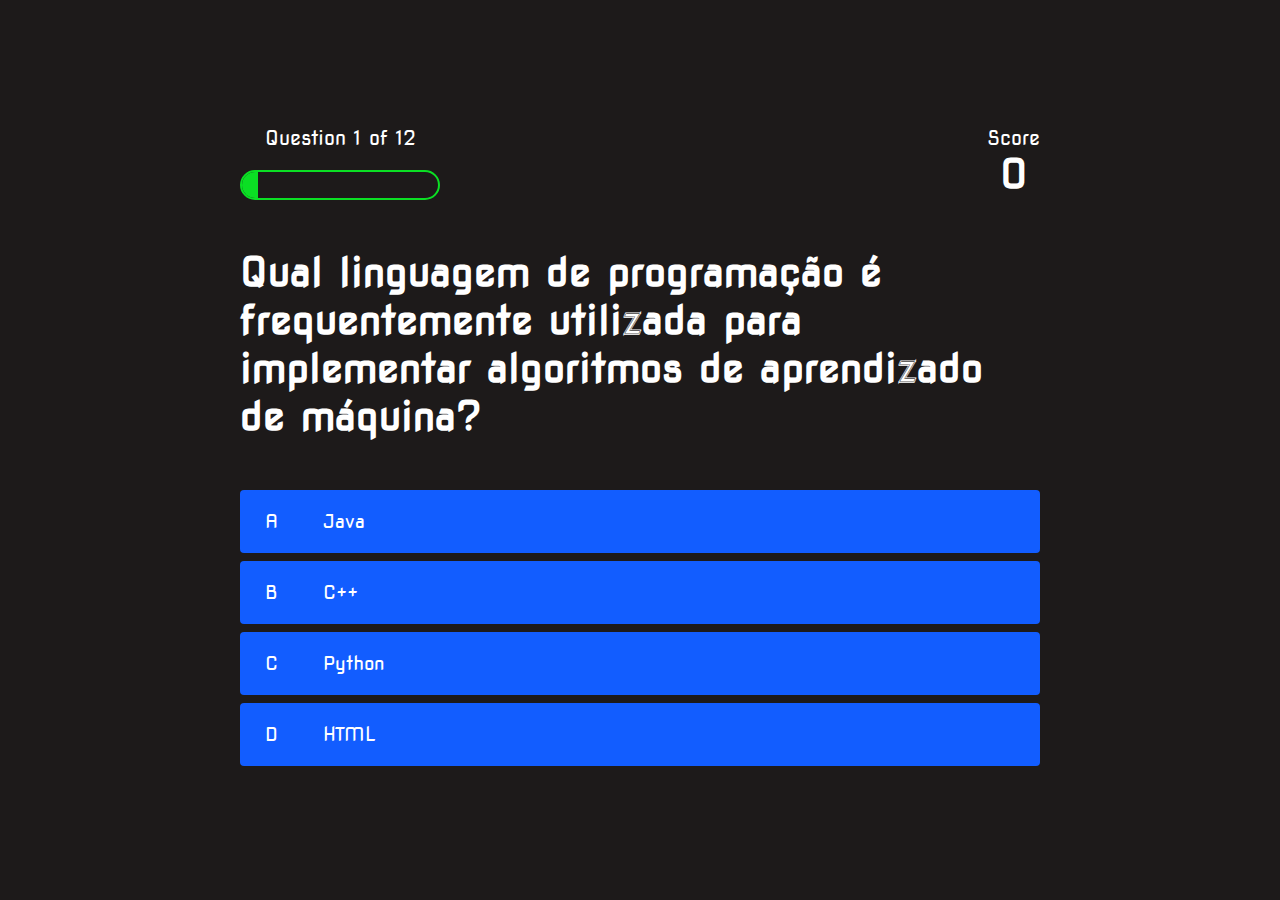
<file: Science Computation and Quiz/quizsite/game.html>
<!DOCTYPE html>
<html lang="en">
<head>
  <meta charset="UTF-8">
  <meta name="viewport" content="width=device-width, initial-scale=1.0">
  <title>Quiz Game</title>
  <link rel="stylesheet" href="style.css">
  <link rel="stylesheet" href="game.css">
</head>
<body>
  <div class="container">
    <div id="game" class="justify-center flex-column">
      <div id="hud">
        <div class="hud-item">
          <p id="progressText" class="hud-prefix">
            Question
          </p>
          <div id="progressBar">
            <div id="progressBarFull"></div>
          </div>
        </div>
        <div class="hud-item">
          <p class="hud-prefix">
            Score
          </p>
          <h1 class="hud-main-text" id="score">
            0
          </h1>
        </div>
      </div>
      <h1 id="question">What is the answer to this question</h1>
      <div class="choice-container">
        <p class="choice-prefix">A</p>
        <p class="choice-text" data-number="1">Choice</p>
      </div>
      <div class="choice-container">
        <p class="choice-prefix">B</p>
        <p class="choice-text" data-number="2">Choice 2</p>
      </div>
      <div class="choice-container">
        <p class="choice-prefix">C</p>
        <p class="choice-text" data-number="3">Choice 3</p>
      </div>
      <div class="choice-container">
        <p class="choice-prefix">D</p>
        <p class="choice-text" data-number="4">Choice 4</p>
      </div>
    </div>
  </div>
  <script src="game.js"></script>
</body>
</html>
</file>
<file: Science Computation and Quiz/quizsite/style.css>
@import url('https://fonts.googleapis.com/css2?family=Nova+Square&display=swap');

:root {
  background-color: rgb(29, 26, 26);
}

* {
  box-sizing: border-box;
  margin: 0;
  padding: 0;
  font-size: 62.5%;
  font-family: 'Nova Square', cursive;
}

h1 {
  font-size: 4rem;
  color: #fff;
  margin-bottom: 5rem;
}

h2 {
  font-size: 4.2rem;
  margin-bottom: 4rem;
}

.container {
  width: 100vw;
  height: 100vh;
  display: flex;
  justify-content: center;
  align-items: center;
  max-width: 80rem;
  margin: 0 auto;
  padding: 2rem;
}

.flex-column {
  display: flex;
  flex-direction: column;
}

.flex-center {
  justify-content: center;
  align-items: center;
}

.justify-center {
  justify-content: center;
}

.text-center {
  justify-content: center;
}

.hidden {
  display: none;
}

.btn {
  font-size: 2.4rem;
  padding: 2rem 0;
  width: 30rem;
  text-align: center;
  margin-bottom: 1rem;
  text-decoration: none;
  color: rgb(28, 26, 26);
  background: linear-gradient(90deg, rgb(18, 92, 255) 0%, 
  rgb(0, 102, 255) 100%);
  border-radius: 4px;
}

.btn:hover { 
  cursor: pointer;
  box-shadow: 0 0.4rem 1.4rem 0 rgba(8, 114, 244, 0.6);
  transition: transform 150ms;
  transform: scale(1.03);
}

.btn[disabled]:hover {
  cursor: not-allowed;
  box-shadow: none;
  transform: none;
}

#highscore-btn {
  background: linear-gradient(90deg, rgb(255, 247, 9) 0%, 
  rgb(240, 221, 6) 100%);
}

#highscore-btn:hover {
  box-shadow: 0 0.4rem 1.4rem 0 rgba(255, 255, 0, 0.5);
}

.fa-crown {
  font-size: 2.5rem;
  margin-left: 1rem;
}

/* End Page CSS */

.end-form-container {
  width: 100%;
  display: flex;
  flex-direction: column;
  align-items:  center;
  max-width: 30rem;
}

input {
  margin-bottom: 1rem;
  width: 20rem;
  padding: 1.5rem;
  font-size: 1.8rem;
  border: none;
  box-shadow: 0 0.1rem 1.4rem 0 rgba(86 ,185, 235, 0.5);
}

input::placeholder {
  color: #aaa;
}

#username {
  margin-bottom: 3rem;
  width: 100%;
  outline: none;
}

#end-text {
  font-size: 2.4rem;
  color: #fff;
  text-align: center;
}

#saveScoreBtn {
  border: none;
}

.fa-home {
  margin-left: 1rem;
  font-size: 2rem;
  color: rgb(28, 26, 26);
}
</file>
<file: Science Computation and Quiz/quizsite/game.css>
body {
  color: #fff; 
}

.choice-container {
  display: flex;
  margin-bottom: 0.8rem;
  width: 100%;
  border-radius: 4px;
  background: rgb(18, 93, 255);
  font-size: 3rem;
  min-width: 80rem;
}

.choice-container:hover {
  cursor: pointer;
  box-shadow: 0 0.4rem 1.4rem 0 rgba(6, 103, 247, 0.5);
  transform: scale(1.02);
  transform: transform 100ms;
}

.choice-prefix {
  padding: 2rem 2.5rem;
  color: white;
}

.choice-text {
  padding: 2rem;
  width: 100%;
}

.correct {
  background: linear-gradient(32deg, rgba(11, 223, 36) 0%, 
  rgb(41, 232, 111) 100%);
}

.incorrect {
  background: linear-gradient(32deg, rgba(230, 29, 29, 1) 0%, 
  rgb(224, 11, 11, 1) 100%);
}

/* Heads up Display */
#hud {
  display: flex;
  justify-content: space-between;
}

.hud-prefix {
  text-align: center;
  font-size: 2rem;
}

.hud-main-text {
  text-align: center;
}

#progressBar {
  width: 20rem;
  height: 3rem;
  border: 0.2rem solid rgb(11, 223, 36);
  margin-top: 2rem;
  border-radius: 50px;
  overflow: hidden;
}

#progressBarFull {
  height: 100%;
  background: rgb(11, 223, 36);
  width: 0%;
}

@media screen and (max-width: 768px) {
  .choice-container {
    min-width: 40rem;
  }
}
</file>
